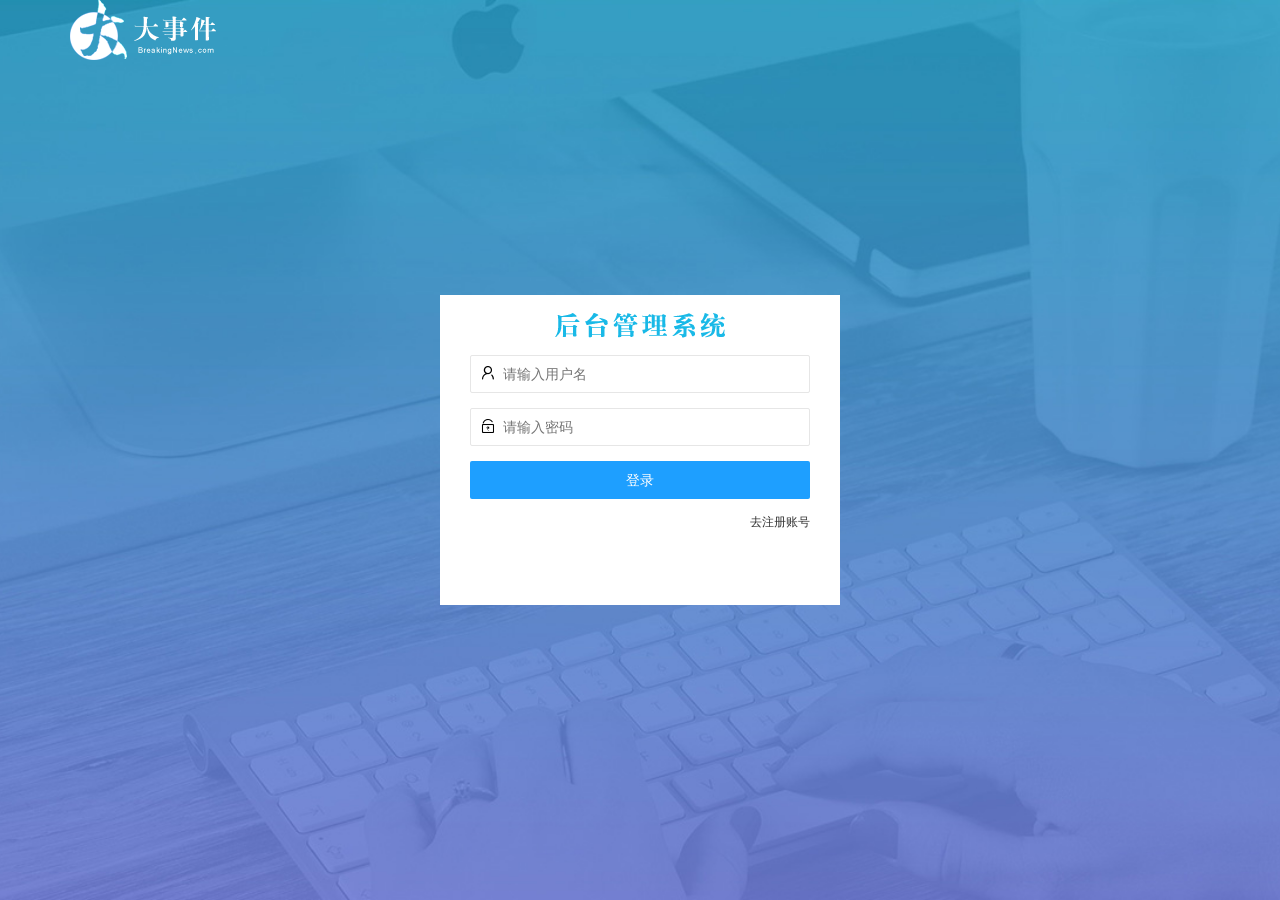
<file: login.html>
<!DOCTYPE html>
<html lang="en">

<head>
    <meta charset="UTF-8">
    <meta name="viewport" content="width=device-width, initial-scale=1.0">
    <title>大事件-登录/注册</title>
    <!-- 导入LayUI的样式 -->
    <link rel="stylesheet" href="/assets/lib/layui/css/layui.css">
    <!-- 导入自己的css -->
    <link rel="stylesheet" href="/assets/css/login.css">
</head>

<body>
    <!-- 头部的 Logo 区域 -->
    <div class="layui-main">
        <img src="/assets/images/logo.png" alt="" />
    </div>

    <!-- 登录注册区域 -->
    <div class="loginAndRegBox">
        <div class="title-box"></div>
        <!-- 登录 -->
        <div class="login-box">
            <!-- 登录的表单 -->
            <form class="layui-form" action="" id="form_login">
                <!-- 用户名 -->
                <div class="layui-form-item">
                    <i class="layui-icon layui-icon-username"></i>
                    <input type="text" name="username" required lay-verify="required" placeholder="请输入用户名"
                        autocomplete="off" class="layui-input" />
                </div>
                <!-- 密码 -->
                <div class="layui-form-item">
                    <i class="layui-icon layui-icon-password"></i>
                    <input type="password" name="password" required lay-verify="required|pwd" placeholder="请输入密码"
                        autocomplete="off" class="layui-input" />
                </div>
                <!-- 登录按钮 -->
                <div class="layui-form-item">
                    <!-- 注意：表单提交按钮和普通按钮的区别，就是 lay-submit 属性 -->
                    <button class="layui-btn layui-btn-fluid layui-btn-normal" lay-submit>登录</button>
                </div>
                <div class="layui-form-item links">
                    <a href="javascript:;" id="link_reg">去注册账号</a>
                </div>
            </form>
        </div>
        <!-- 注册 -->
        <div class="reg-box">
            <!-- 注册的表单 -->
            <form class="layui-form" action="" id="form_reg">
                <!-- 用户名 -->
                <div class="layui-form-item">
                    <i class="layui-icon layui-icon-username"></i>
                    <input type="text" name="username" required lay-verify="required" placeholder="请输入用户名"
                        autocomplete="off" class="layui-input" />
                </div>
                <!-- 密码 -->
                <div class="layui-form-item">
                    <i class="layui-icon layui-icon-password"></i>
                    <input type="password" name="password" required lay-verify="required|pwd" placeholder="请输入密码"
                        autocomplete="off" class="layui-input" />
                </div>
                <!-- 密码确认框 -->
                <div class="layui-form-item">
                    <i class="layui-icon layui-icon-password"></i>
                    <input type="password" name="repassword" required lay-verify="required|pwd|repwd" placeholder="再次确认密码"
                        autocomplete="off" class="layui-input" />
                </div>
                <!-- 注册按钮 -->
                <div class="layui-form-item">
                    <!-- 注意：表单提交按钮和普通按钮的区别，就是 lay-submit 属性 -->
                    <button class="layui-btn layui-btn-fluid layui-btn-normal" lay-submit>注册</button>
                </div>
                <div class="layui-form-item links">
                    <a href="javascript:;" id="link_login">去登录</a>
                </div>
            </form>
        </div>
    </div>
    <!-- 导入 layui 的 js 文件 -->
    <script src="/assets/lib/layui/layui.all.js"></script>
    <script src="/assets/lib/jquery.js"></script>
    <script src="/assets/js/baseAPI.js"></script>
    <script src="/assets/js/login.js"></script>
</body>

</html>
</file>
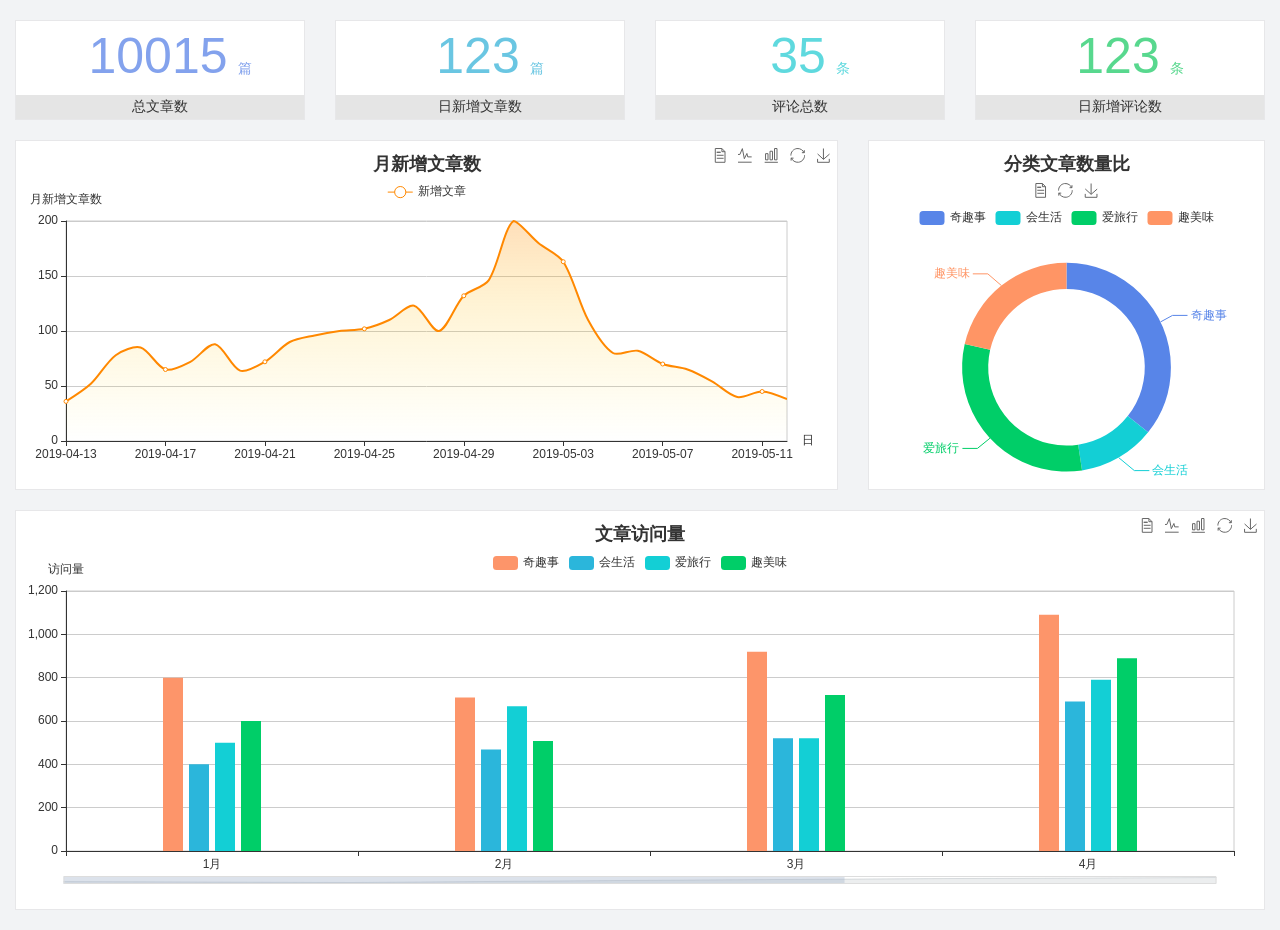
<file: home/dashboard.html>
<!DOCTYPE html>
<html lang="en">

<head>
  <meta charset="UTF-8">
  <meta name="viewport" content="width=device-width, initial-scale=1.0">
  <meta http-equiv="X-UA-Compatible" content="ie=edge">
  <title>图表统计</title>
  <link rel="stylesheet" href="../../assets/lib/bootstrap.css" />
  <link rel="stylesheet" href="../../assets/lib/main.css" />
  <script src="../../assets/lib/jquery.js"></script>
  <script type="text/javascript" src="../../assets/lib/echarts.min.js"></script>
</head>

<body>
  <div class="container-fluid">
    <div class="row spannel_list">
      <div class="col-sm-3 col-xs-6">
        <div class="spannel">
          <em>10015</em><span>篇</span>
          <b>总文章数</b>
        </div>
      </div>
      <div class="col-sm-3 col-xs-6">
        <div class="spannel scolor01">
          <em>123</em><span>篇</span>
          <b>日新增文章数</b>
        </div>
      </div>
      <div class="col-sm-3 col-xs-6">
        <div class="spannel scolor02">
          <em>35</em><span>条</span>
          <b>评论总数</b>
        </div>
      </div>
      <div class="col-sm-3 col-xs-6">
        <div class="spannel scolor03">
          <em>123</em><span>条</span>
          <b>日新增评论数</b>
        </div>
      </div>
    </div>
  </div>

  <div class="container-fluid">
    <div class="row curve-pie">
      <div class="col-lg-8 col-md-8">
        <div class="gragh_pannel" id="curve_show"></div>
      </div>
      <div class="col-lg-4 col-md-4">
        <div class="gragh_pannel" id="pie_show"></div>
      </div>
    </div>
  </div>

  <div class="container-fluid">
    <div class="column_pannel" id="column_show"></div>
  </div>

  <script>
    var oChart = echarts.init(document.getElementById('curve_show'));
    var aList_all = [
      { 'count': 36, 'date': '2019-04-13' },
      { 'count': 52, 'date': '2019-04-14' },
      { 'count': 78, 'date': '2019-04-15' },
      { 'count': 85, 'date': '2019-04-16' },
      { 'count': 65, 'date': '2019-04-17' },
      { 'count': 72, 'date': '2019-04-18' },
      { 'count': 88, 'date': '2019-04-19' },
      { 'count': 64, 'date': '2019-04-20' },
      { 'count': 72, 'date': '2019-04-21' },
      { 'count': 90, 'date': '2019-04-22' },
      { 'count': 96, 'date': '2019-04-23' },
      { 'count': 100, 'date': '2019-04-24' },
      { 'count': 102, 'date': '2019-04-25' },
      { 'count': 110, 'date': '2019-04-26' },
      { 'count': 123, 'date': '2019-04-27' },
      { 'count': 100, 'date': '2019-04-28' },
      { 'count': 132, 'date': '2019-04-29' },
      { 'count': 146, 'date': '2019-04-30' },
      { 'count': 200, 'date': '2019-05-01' },
      { 'count': 180, 'date': '2019-05-02' },
      { 'count': 163, 'date': '2019-05-03' },
      { 'count': 110, 'date': '2019-05-04' },
      { 'count': 80, 'date': '2019-05-05' },
      { 'count': 82, 'date': '2019-05-06' },
      { 'count': 70, 'date': '2019-05-07' },
      { 'count': 65, 'date': '2019-05-08' },
      { 'count': 54, 'date': '2019-05-09' },
      { 'count': 40, 'date': '2019-05-10' },
      { 'count': 45, 'date': '2019-05-11' },
      { 'count': 38, 'date': '2019-05-12' },
    ];

    let aCount = [];
    let aDate = [];

    for (var i = 0; i < aList_all.length; i++) {
      aCount.push(aList_all[i].count);
      aDate.push(aList_all[i].date);
    }

    var chartopt = {
      title: {
        text: '月新增文章数',
        left: 'center',
        top: '10'
      },
      tooltip: {
        trigger: 'axis'
      },
      legend: {
        data: ['新增文章'],
        top: '40'
      },
      toolbox: {
        show: true,
        feature: {
          mark: { show: true },
          dataView: { show: true, readOnly: false },
          magicType: { show: true, type: ['line', 'bar'] },
          restore: { show: true },
          saveAsImage: { show: true }
        }
      },
      calculable: true,
      xAxis: [
        {
          name: '日',
          type: 'category',
          boundaryGap: false,
          data: aDate
        }
      ],
      yAxis: [
        {
          name: '月新增文章数',
          type: 'value'
        }
      ],
      series: [
        {
          name: '新增文章',
          type: 'line',
          smooth: true,
          itemStyle: { normal: { areaStyle: { type: 'default' }, color: '#f80' }, lineStyle: { color: '#f80' } },
          data: aCount
        }],
      areaStyle: {
        normal: {
          color: new echarts.graphic.LinearGradient(0, 0, 0, 1, [{
            offset: 0,
            color: 'rgba(255,136,0,0.39)'
          }, {
            offset: .34,
            color: 'rgba(255,180,0,0.25)'
          }, {
            offset: 1,
            color: 'rgba(255,222,0,0.00)'
          }])

        }
      },
      grid: {
        show: true,
        x: 50,
        x2: 50,
        y: 80,
        height: 220
      }
    };

    oChart.setOption(chartopt);


    var oPie = echarts.init(document.getElementById('pie_show'));
    var oPieopt =
    {
      title: {
        top: 10,
        text: '分类文章数量比',
        x: 'center'
      },
      tooltip: {
        trigger: 'item',
        formatter: "{a} <br/>{b} : {c} ({d}%)"
      },
      color: ['#5885e8', '#13cfd5', '#00ce68', '#ff9565'],
      legend: {
        x: 'center',
        top: 65,
        data: ['奇趣事', '会生活', '爱旅行', '趣美味']
      },
      toolbox: {
        show: true,
        x: 'center',
        top: 35,
        feature: {
          mark: { show: true },
          dataView: { show: true, readOnly: false },
          magicType: {
            show: true,
            type: ['pie', 'funnel'],
            option: {
              funnel: {
                x: '25%',
                width: '50%',
                funnelAlign: 'left',
                max: 1548
              }
            }
          },
          restore: { show: true },
          saveAsImage: { show: true }
        }
      },
      calculable: true,
      series: [
        {
          name: '访问来源',
          type: 'pie',
          radius: ['45%', '60%'],
          center: ['50%', '65%'],
          data: [
            { value: 300, name: '奇趣事' },
            { value: 100, name: '会生活' },
            { value: 260, name: '爱旅行' },
            { value: 180, name: '趣美味' }
          ]
        }
      ]
    };
    oPie.setOption(oPieopt);



    var oColumn = this.echarts.init(document.getElementById('column_show'));
    var oColumnopt =
    {
      title: {
        text: '文章访问量',
        left: 'center',
        top: '10'
      },
      tooltip: {
        trigger: 'axis'
      },
      legend: {
        data: ['奇趣事', '会生活', '爱旅行', '趣美味'],
        top: '40'
      },
      toolbox: {
        show: true,
        feature: {
          mark: { show: true },
          dataView: { show: true, readOnly: false },
          magicType: { show: true, type: ['line', 'bar'] },
          restore: { show: true },
          saveAsImage: { show: true }
        }
      },
      calculable: true,
      xAxis: [
        {
          type: 'category',
          data: ['1月', '2月', '3月', '4月', '5月']
        }
      ],
      yAxis: [
        {
          name: '访问量',
          type: 'value'
        }
      ],
      series: [
        {
          name: '奇趣事',
          type: 'bar',
          barWidth: 20,
          itemStyle: {
            normal: { areaStyle: { type: 'default' }, color: '#fd956a' }
          },
          data: [800, 708, 920, 1090, 1200]
        },
        {
          name: '会生活',
          type: 'bar',
          barWidth: 20,
          itemStyle: {
            normal: { areaStyle: { type: 'default' }, color: '#2bb6db' }
          },
          data: [400, 468, 520, 690, 800]
        },
        {
          name: '爱旅行',
          type: 'bar',
          barWidth: 20,
          itemStyle: {
            normal: { areaStyle: { type: 'default' }, color: '#13cfd5' }
          },
          data: [500, 668, 520, 790, 900]
        },
        {
          name: '趣美味',
          type: 'bar',
          barWidth: 20,
          itemStyle: {
            normal: { areaStyle: { type: 'default' }, color: '#00ce68' }
          },
          data: [600, 508, 720, 890, 1000]
        }
      ],
      grid: {
        show: true,
        x: 50,
        x2: 30,
        y: 80,
        height: 260
      },
      dataZoom: [//给x轴设置滚动条
        {
          start: 0,//默认为0
          end: 100 - 1000 / 31,//默认为100
          type: 'slider',
          show: true,
          xAxisIndex: [0],
          handleSize: 0,//滑动条的 左右2个滑动条的大小
          height: 8,//组件高度
          left: 45, //左边的距离
          right: 50,//右边的距离
          bottom: 26,//右边的距离
          handleColor: '#ddd',//h滑动图标的颜色
          handleStyle: {
            borderColor: "#cacaca",
            borderWidth: "1",
            shadowBlur: 2,
            background: "#ddd",
            shadowColor: "#ddd",
          }
        }]
    };
    oColumn.setOption(oColumnopt);
  </script>
</body>

</html>
</file>
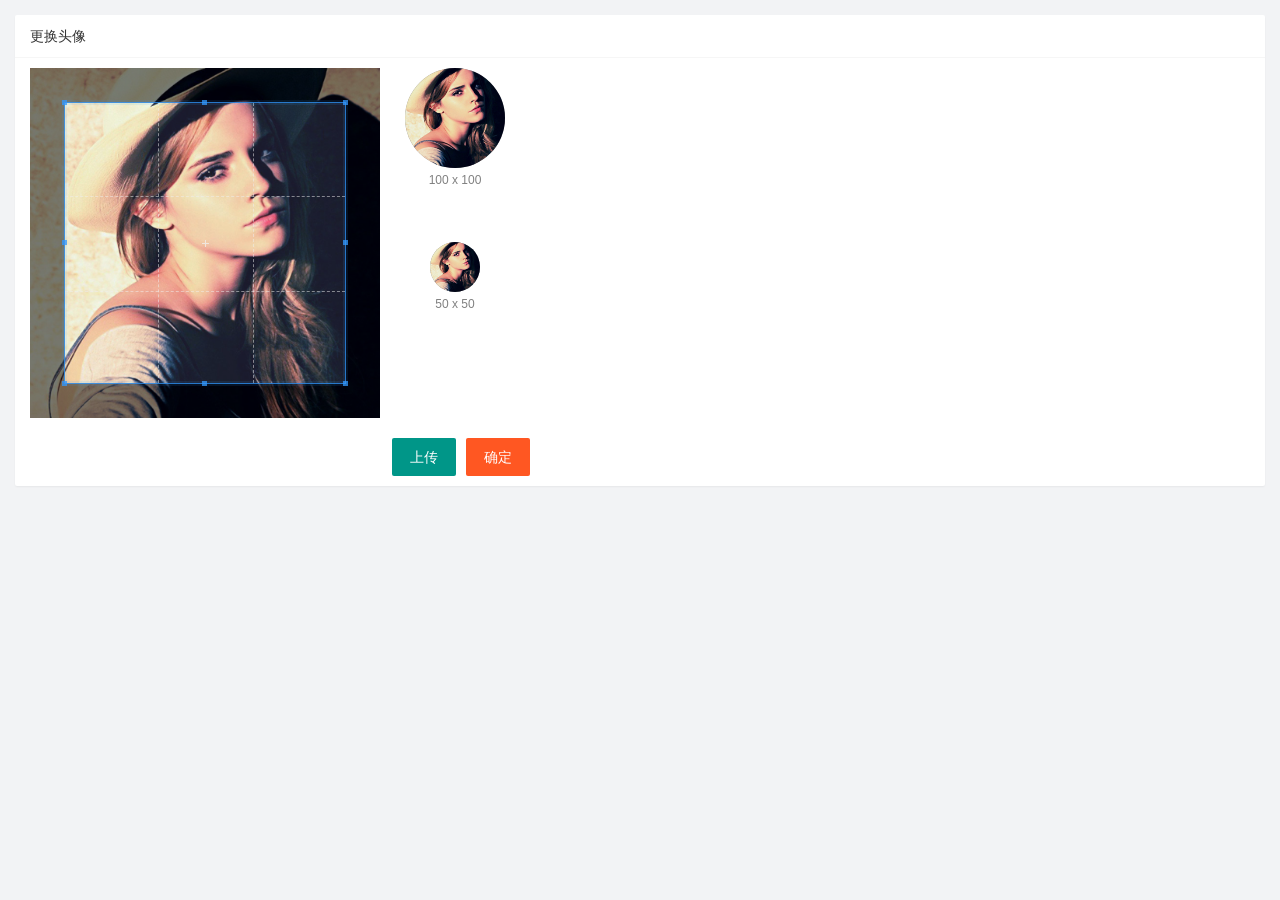
<file: user/user_avatar.html>
<!DOCTYPE html>
<html lang="en">

<head>
    <meta charset="UTF-8" />
    <meta name="viewport" content="width=device-width, initial-scale=1.0" />
    <title>Document</title>
    <link rel="stylesheet" href="/assets/lib/layui/css/layui.css" />
    <link rel="stylesheet" href="/assets/lib/cropper/cropper.css">
    <link rel="stylesheet" href="/assets/css/user/user_avatar.css" />
</head>

<body>
    <!-- 卡片区域 -->
    <div class="layui-card">
        <div class="layui-card-header">更换头像</div>
        <div class="layui-card-body">
            <!-- 第一行的图片裁剪和预览区域 -->
            <div class="row1">
                <!-- 图片裁剪区域 -->
                <div class="cropper-box">
                    <!-- 这个 img 标签很重要，将来会把它初始化为裁剪区域 -->
                    <img id="image" src="/assets/images/sample.jpg" />
                </div>
                <!-- 图片的预览区域 -->
                <div class="preview-box">
                    <div>
                        <!-- 宽高为 100px 的预览区域 -->
                        <div class="img-preview w100"></div>
                        <p class="size">100 x 100</p>
                    </div>
                    <div>
                        <!-- 宽高为 50px 的预览区域 -->
                        <div class="img-preview w50"></div>
                        <p class="size">50 x 50</p>
                    </div>
                </div>
            </div>

            <!-- 第二行的按钮区域 -->
            <div class="row2">
                <!-- 通过accept属性，可以指定允许用户选择什么类型的文件 -->
                <input type="file" name="" id="file" accept="image/png, image/jpeg">
                <button type="button" class="layui-btn" id="btnChooseImg">上传</button>
                <button type="button" class="layui-btn layui-btn-danger" id="btnUpload">确定</button>
            </div>
        </div>
    </div>

    <script src="/assets/lib/layui/layui.all.js"></script>
    <script src="/assets/lib/jquery.js"></script>
    <script src="/assets/lib/cropper/Cropper.js"></script>
    <script src="/assets/lib/cropper/jquery-cropper.js"></script>
    <script src="/assets/js/baseAPI.js"></script>
    <script src="/assets/js/user/user_avatar.js"></script>
</body>

</html>
</file>
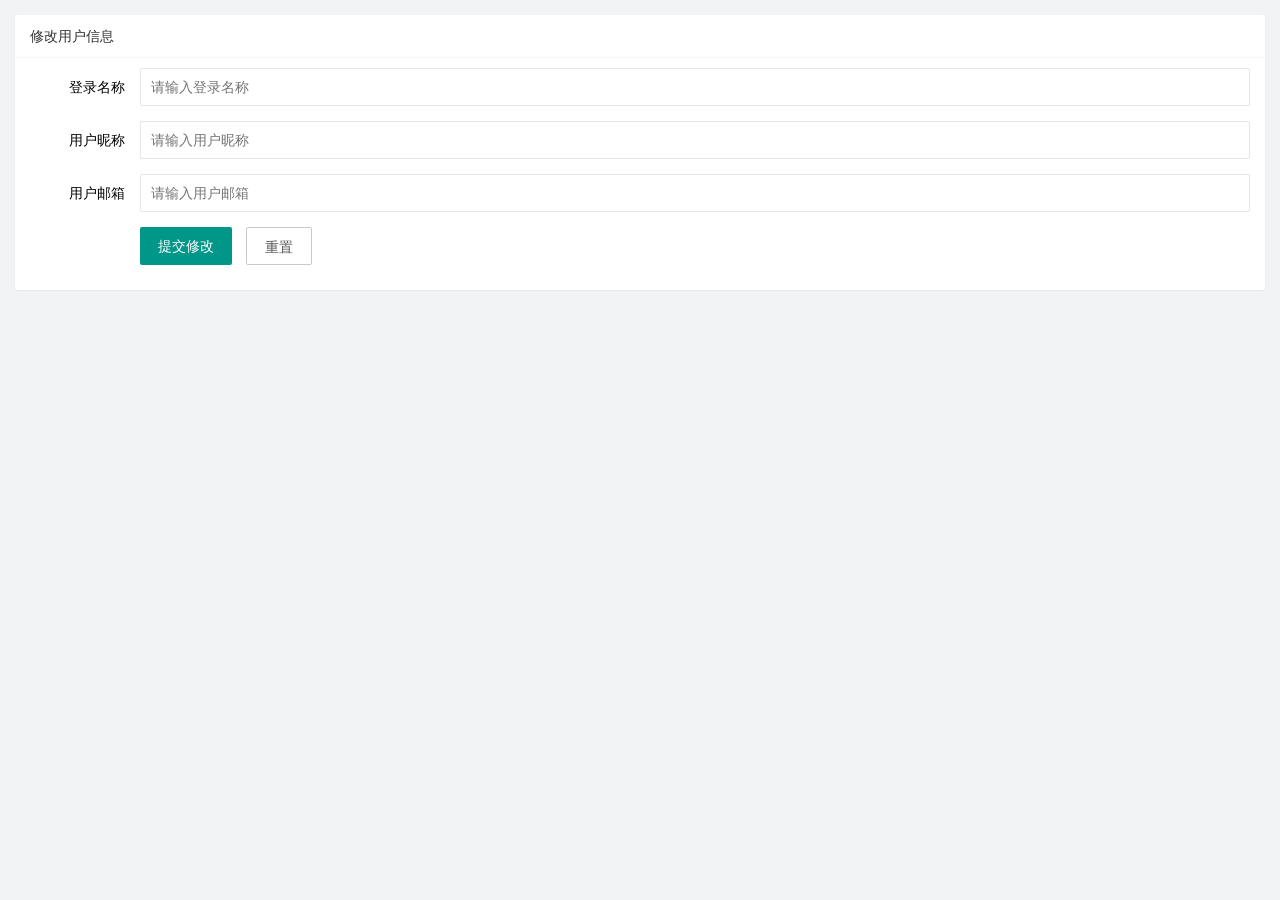
<file: user/user_info.html>
<!DOCTYPE html>
<html lang="en">

<head>
    <meta charset="UTF-8">
    <meta name="viewport" content="width=device-width, initial-scale=1.0">
    <title>Document</title>
    <!-- 导入layui的样式 -->
    <link rel="stylesheet" href="/assets/lib/layui/css/layui.css">
    <!-- 导入自己的css样式 -->
    <link rel="stylesheet" href="/assets/css/user/user_info.css">
</head>

<body>
    <!-- 卡片区域 -->
    <div class="layui-card">
        <div class="layui-card-header">修改用户信息</div>
        <div class="layui-card-body">
            <!-- form 表单区域 -->
            <form class="layui-form" action="" lay-filter="formUserInfo">
                <input type="hidden" name="id" id="">
                <div class="layui-form-item">
                    <label class="layui-form-label">登录名称</label>
                    <div class="layui-input-block">
                        <input type="text" name="username" required lay-verify="required" placeholder="请输入登录名称"
                            autocomplete="off" class="layui-input" readonly />
                    </div>
                </div>
                <div class="layui-form-item">
                    <label class="layui-form-label">用户昵称</label>
                    <div class="layui-input-block">
                        <input type="text" name="nickname" required lay-verify="required|nickname" placeholder="请输入用户昵称"
                            autocomplete="off" class="layui-input" />
                    </div>
                </div>
                <div class="layui-form-item">
                    <label class="layui-form-label">用户邮箱</label>
                    <div class="layui-input-block">
                        <input type="text" name="email" required lay-verify="required|email" placeholder="请输入用户邮箱"
                            autocomplete="off" class="layui-input" />
                    </div>
                </div>
                <div class="layui-form-item">
                    <div class="layui-input-block">
                        <button class="layui-btn" lay-submit lay-filter="formDemo">提交修改</button>
                        <button type="reset" class="layui-btn layui-btn-primary" id="btnReset">重置</button>
                    </div>
                </div>
            </form>
        </div>
    </div>

    <!-- 导入layui的js -->
    <script src="/assets/lib/layui/layui.all.js"></script>
    <!-- 导入jq -->
    <script src="/assets/lib/jquery.js"></script>
    <!-- 导入baseAPI -->
    <script src="/assets/js/baseAPI.js"></script>
    <!-- 导入自己的js -->
    <script src="/assets/js/user/user_info.js"></script>
</body>

</html>
</file>
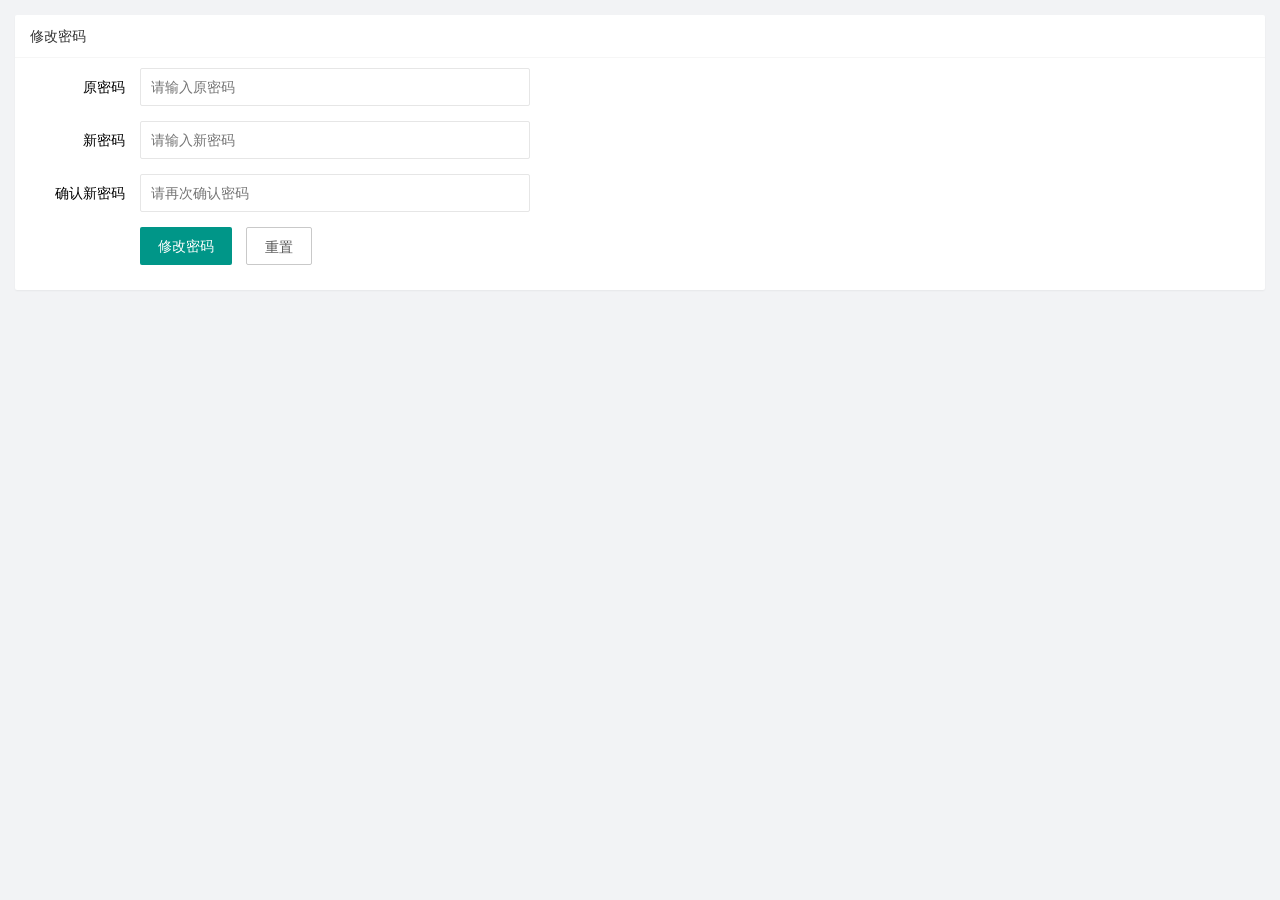
<file: user/user_pwd.html>
<!DOCTYPE html>
<html lang="en">

<head>
    <meta charset="UTF-8" />
    <meta name="viewport" content="width=device-width, initial-scale=1.0" />
    <title>Document</title>
    <link rel="stylesheet" href="/assets/lib/layui/css/layui.css" />
    <link rel="stylesheet" href="/assets/css/user/user_pwd.css" />
</head>

<body>
    <!-- 卡片区域 -->
    <div class="layui-card">
        <div class="layui-card-header">修改密码</div>
        <div class="layui-card-body">
            <form class="layui-form">
                <div class="layui-form-item">
                    <label class="layui-form-label">原密码</label>
                    <div class="layui-input-block">
                        <input type="password" name="oldPwd" required lay-verify="required|pwd" placeholder="请输入原密码"
                            autocomplete="off" class="layui-input" />
                    </div>
                </div>
                <div class="layui-form-item">
                    <label class="layui-form-label">新密码</label>
                    <div class="layui-input-block">
                        <input type="password" name="newPwd" required lay-verify="required|samePwd" placeholder="请输入新密码"
                            autocomplete="off" class="layui-input" />
                    </div>
                </div>
                <div class="layui-form-item">
                    <label class="layui-form-label">确认新密码</label>
                    <div class="layui-input-block">
                        <input type="password" name="rePwd" required lay-verify="required|rePwd" placeholder="请再次确认密码"
                            autocomplete="off" class="layui-input" />
                    </div>
                </div>
                <div class="layui-form-item">
                    <div class="layui-input-block">
                        <button class="layui-btn" lay-submit lay-filter="formDemo">修改密码</button>
                        <button type="reset" class="layui-btn layui-btn-primary">重置</button>
                    </div>
                </div>
            </form>
        </div>
    </div>

    <!-- 导入 layui 的 js -->
    <script src="/assets/lib/layui/layui.all.js"></script>
    <!-- 导入 jQuery -->
    <script src="/assets/lib/jquery.js"></script>
    <!-- 导入 baseAPI -->
    <script src="/assets/js/baseAPI.js"></script>
    <!-- 导入自己的 js -->
    <script src="/assets/js/user/user_pwd.js"></script>
</body>

</html>
</file>
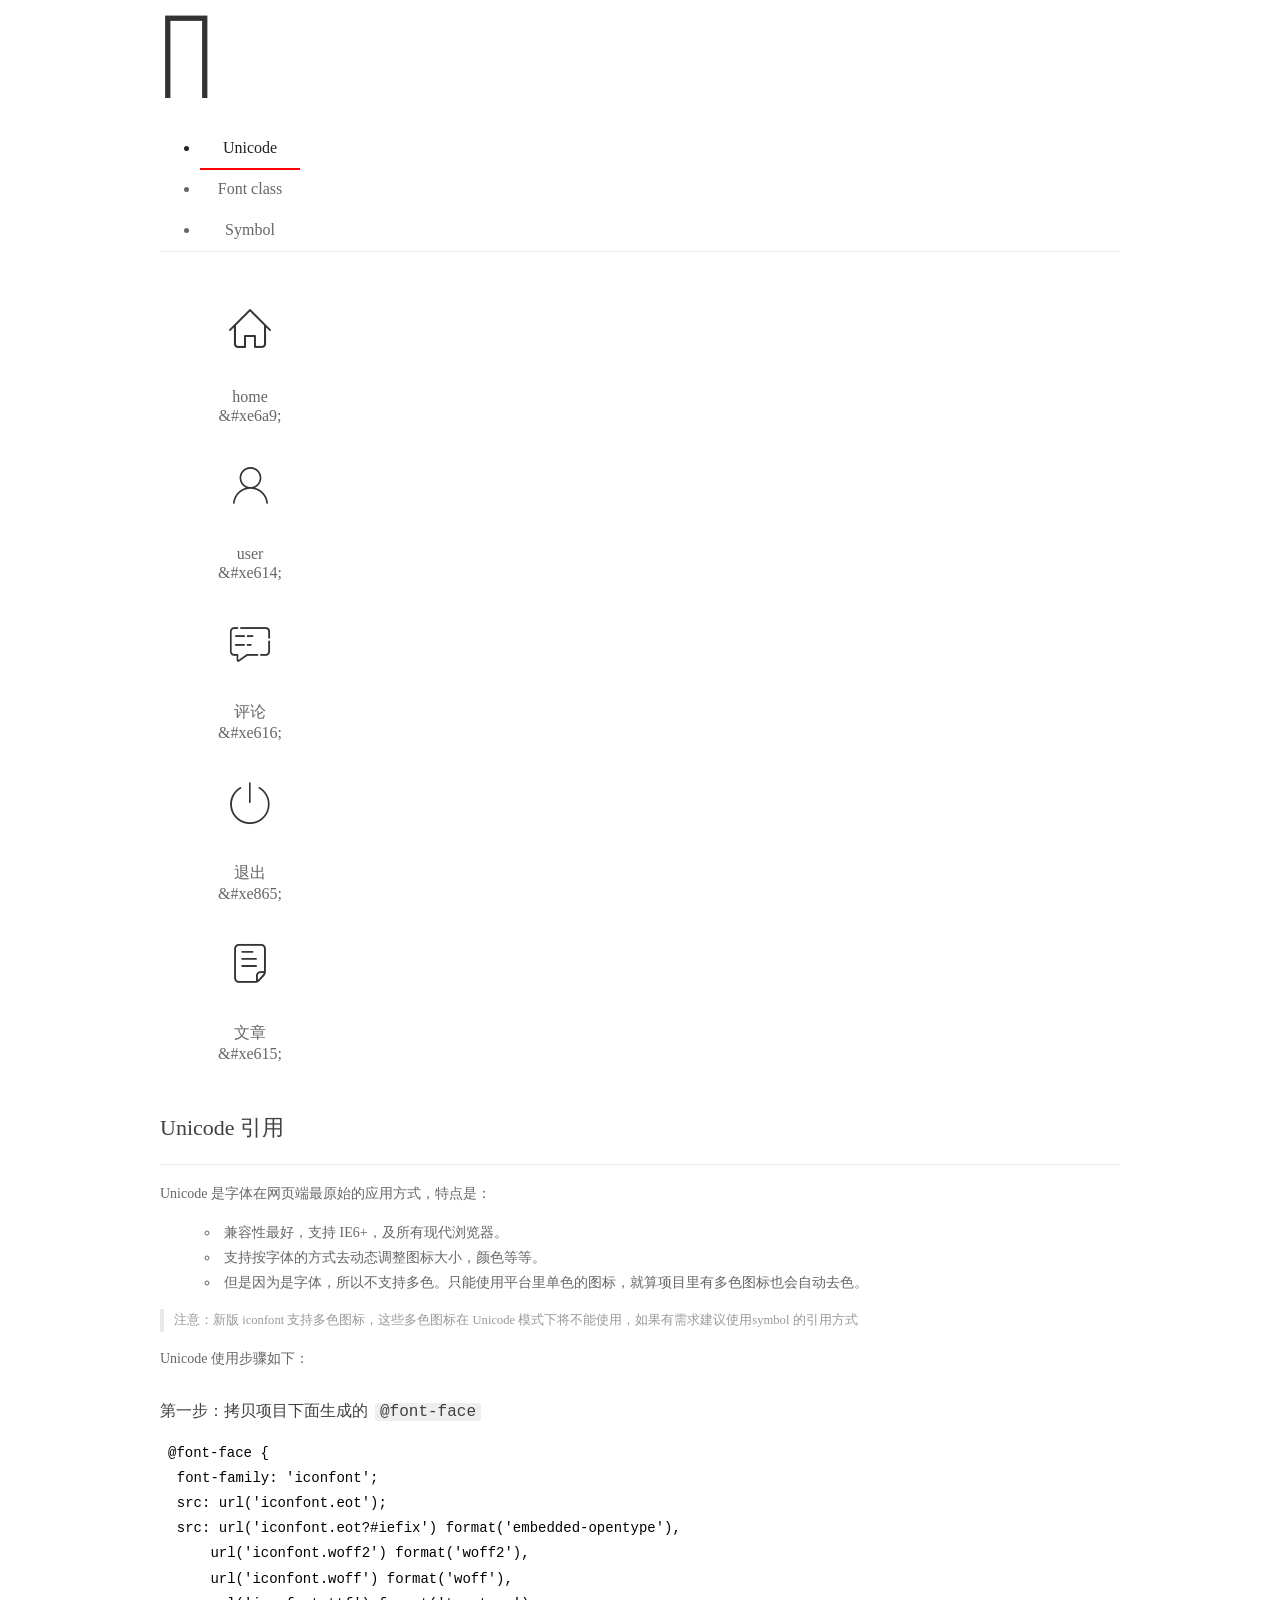
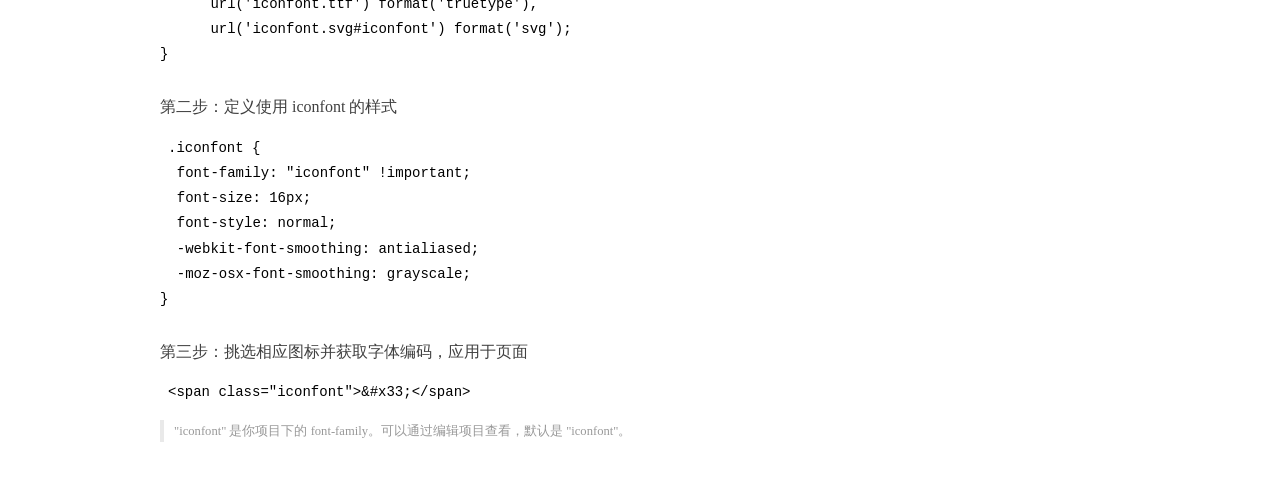
<file: assets/fonts/demo_index.html>
<!DOCTYPE html>
<html>
<head>
  <meta charset="utf-8"/>
  <title>IconFont Demo</title>
  <link rel="shortcut icon" href="https://gtms04.alicdn.com/tps/i4/TB1_oz6GVXXXXaFXpXXJDFnIXXX-64-64.ico" type="image/x-icon"/>
  <link rel="stylesheet" href="https://g.alicdn.com/thx/cube/1.3.2/cube.min.css">
  <link rel="stylesheet" href="demo.css">
  <link rel="stylesheet" href="iconfont.css">
  <script src="iconfont.js"></script>
  <!-- jQuery -->
  <script src="https://a1.alicdn.com/oss/uploads/2018/12/26/7bfddb60-08e8-11e9-9b04-53e73bb6408b.js"></script>
  <!-- 代码高亮 -->
  <script src="https://a1.alicdn.com/oss/uploads/2018/12/26/a3f714d0-08e6-11e9-8a15-ebf944d7534c.js"></script>
</head>
<body>
  <div class="main">
    <h1 class="logo"><a href="https://www.iconfont.cn/" title="iconfont 首页" target="_blank">&#xe86b;</a></h1>
    <div class="nav-tabs">
      <ul id="tabs" class="dib-box">
        <li class="dib active"><span>Unicode</span></li>
        <li class="dib"><span>Font class</span></li>
        <li class="dib"><span>Symbol</span></li>
      </ul>
      
    </div>
    <div class="tab-container">
      <div class="content unicode" style="display: block;">
          <ul class="icon_lists dib-box">
          
            <li class="dib">
              <span class="icon iconfont">&#xe6a9;</span>
                <div class="name">home</div>
                <div class="code-name">&amp;#xe6a9;</div>
              </li>
          
            <li class="dib">
              <span class="icon iconfont">&#xe614;</span>
                <div class="name">user</div>
                <div class="code-name">&amp;#xe614;</div>
              </li>
          
            <li class="dib">
              <span class="icon iconfont">&#xe616;</span>
                <div class="name">评论</div>
                <div class="code-name">&amp;#xe616;</div>
              </li>
          
            <li class="dib">
              <span class="icon iconfont">&#xe865;</span>
                <div class="name">退出</div>
                <div class="code-name">&amp;#xe865;</div>
              </li>
          
            <li class="dib">
              <span class="icon iconfont">&#xe615;</span>
                <div class="name">文章</div>
                <div class="code-name">&amp;#xe615;</div>
              </li>
          
          </ul>
          <div class="article markdown">
          <h2 id="unicode-">Unicode 引用</h2>
          <hr>

          <p>Unicode 是字体在网页端最原始的应用方式，特点是：</p>
          <ul>
            <li>兼容性最好，支持 IE6+，及所有现代浏览器。</li>
            <li>支持按字体的方式去动态调整图标大小，颜色等等。</li>
            <li>但是因为是字体，所以不支持多色。只能使用平台里单色的图标，就算项目里有多色图标也会自动去色。</li>
          </ul>
          <blockquote>
            <p>注意：新版 iconfont 支持多色图标，这些多色图标在 Unicode 模式下将不能使用，如果有需求建议使用symbol 的引用方式</p>
          </blockquote>
          <p>Unicode 使用步骤如下：</p>
          <h3 id="-font-face">第一步：拷贝项目下面生成的 <code>@font-face</code></h3>
<pre><code class="language-css"
>@font-face {
  font-family: 'iconfont';
  src: url('iconfont.eot');
  src: url('iconfont.eot?#iefix') format('embedded-opentype'),
      url('iconfont.woff2') format('woff2'),
      url('iconfont.woff') format('woff'),
      url('iconfont.ttf') format('truetype'),
      url('iconfont.svg#iconfont') format('svg');
}
</code></pre>
          <h3 id="-iconfont-">第二步：定义使用 iconfont 的样式</h3>
<pre><code class="language-css"
>.iconfont {
  font-family: "iconfont" !important;
  font-size: 16px;
  font-style: normal;
  -webkit-font-smoothing: antialiased;
  -moz-osx-font-smoothing: grayscale;
}
</code></pre>
          <h3 id="-">第三步：挑选相应图标并获取字体编码，应用于页面</h3>
<pre>
<code class="language-html"
>&lt;span class="iconfont"&gt;&amp;#x33;&lt;/span&gt;
</code></pre>
          <blockquote>
            <p>"iconfont" 是你项目下的 font-family。可以通过编辑项目查看，默认是 "iconfont"。</p>
          </blockquote>
          </div>
      </div>
      <div class="content font-class">
        <ul class="icon_lists dib-box">
          
          <li class="dib">
            <span class="icon iconfont icon-home"></span>
            <div class="name">
              home
            </div>
            <div class="code-name">.icon-home
            </div>
          </li>
          
          <li class="dib">
            <span class="icon iconfont icon-user"></span>
            <div class="name">
              user
            </div>
            <div class="code-name">.icon-user
            </div>
          </li>
          
          <li class="dib">
            <span class="icon iconfont icon-pinglun"></span>
            <div class="name">
              评论
            </div>
            <div class="code-name">.icon-pinglun
            </div>
          </li>
          
          <li class="dib">
            <span class="icon iconfont icon-tuichu"></span>
            <div class="name">
              退出
            </div>
            <div class="code-name">.icon-tuichu
            </div>
          </li>
          
          <li class="dib">
            <span class="icon iconfont icon-16"></span>
            <div class="name">
              文章
            </div>
            <div class="code-name">.icon-16
            </div>
          </li>
          
        </ul>
        <div class="article markdown">
        <h2 id="font-class-">font-class 引用</h2>
        <hr>

        <p>font-class 是 Unicode 使用方式的一种变种，主要是解决 Unicode 书写不直观，语意不明确的问题。</p>
        <p>与 Unicode 使用方式相比，具有如下特点：</p>
        <ul>
          <li>兼容性良好，支持 IE8+，及所有现代浏览器。</li>
          <li>相比于 Unicode 语意明确，书写更直观。可以很容易分辨这个 icon 是什么。</li>
          <li>因为使用 class 来定义图标，所以当要替换图标时，只需要修改 class 里面的 Unicode 引用。</li>
          <li>不过因为本质上还是使用的字体，所以多色图标还是不支持的。</li>
        </ul>
        <p>使用步骤如下：</p>
        <h3 id="-fontclass-">第一步：引入项目下面生成的 fontclass 代码：</h3>
<pre><code class="language-html">&lt;link rel="stylesheet" href="./iconfont.css"&gt;
</code></pre>
        <h3 id="-">第二步：挑选相应图标并获取类名，应用于页面：</h3>
<pre><code class="language-html">&lt;span class="iconfont icon-xxx"&gt;&lt;/span&gt;
</code></pre>
        <blockquote>
          <p>"
            iconfont" 是你项目下的 font-family。可以通过编辑项目查看，默认是 "iconfont"。</p>
        </blockquote>
      </div>
      </div>
      <div class="content symbol">
          <ul class="icon_lists dib-box">
          
            <li class="dib">
                <svg class="icon svg-icon" aria-hidden="true">
                  <use xlink:href="#icon-home"></use>
                </svg>
                <div class="name">home</div>
                <div class="code-name">#icon-home</div>
            </li>
          
            <li class="dib">
                <svg class="icon svg-icon" aria-hidden="true">
                  <use xlink:href="#icon-user"></use>
                </svg>
                <div class="name">user</div>
                <div class="code-name">#icon-user</div>
            </li>
          
            <li class="dib">
                <svg class="icon svg-icon" aria-hidden="true">
                  <use xlink:href="#icon-pinglun"></use>
                </svg>
                <div class="name">评论</div>
                <div class="code-name">#icon-pinglun</div>
            </li>
          
            <li class="dib">
                <svg class="icon svg-icon" aria-hidden="true">
                  <use xlink:href="#icon-tuichu"></use>
                </svg>
                <div class="name">退出</div>
                <div class="code-name">#icon-tuichu</div>
            </li>
          
            <li class="dib">
                <svg class="icon svg-icon" aria-hidden="true">
                  <use xlink:href="#icon-16"></use>
                </svg>
                <div class="name">文章</div>
                <div class="code-name">#icon-16</div>
            </li>
          
          </ul>
          <div class="article markdown">
          <h2 id="symbol-">Symbol 引用</h2>
          <hr>

          <p>这是一种全新的使用方式，应该说这才是未来的主流，也是平台目前推荐的用法。相关介绍可以参考这篇<a href="">文章</a>
            这种用法其实是做了一个 SVG 的集合，与另外两种相比具有如下特点：</p>
          <ul>
            <li>支持多色图标了，不再受单色限制。</li>
            <li>通过一些技巧，支持像字体那样，通过 <code>font-size</code>, <code>color</code> 来调整样式。</li>
            <li>兼容性较差，支持 IE9+，及现代浏览器。</li>
            <li>浏览器渲染 SVG 的性能一般，还不如 png。</li>
          </ul>
          <p>使用步骤如下：</p>
          <h3 id="-symbol-">第一步：引入项目下面生成的 symbol 代码：</h3>
<pre><code class="language-html">&lt;script src="./iconfont.js"&gt;&lt;/script&gt;
</code></pre>
          <h3 id="-css-">第二步：加入通用 CSS 代码（引入一次就行）：</h3>
<pre><code class="language-html">&lt;style&gt;
.icon {
  width: 1em;
  height: 1em;
  vertical-align: -0.15em;
  fill: currentColor;
  overflow: hidden;
}
&lt;/style&gt;
</code></pre>
          <h3 id="-">第三步：挑选相应图标并获取类名，应用于页面：</h3>
<pre><code class="language-html">&lt;svg class="icon" aria-hidden="true"&gt;
  &lt;use xlink:href="#icon-xxx"&gt;&lt;/use&gt;
&lt;/svg&gt;
</code></pre>
          </div>
      </div>

    </div>
  </div>
  <script>
  $(document).ready(function () {
      $('.tab-container .content:first').show()

      $('#tabs li').click(function (e) {
        var tabContent = $('.tab-container .content')
        var index = $(this).index()

        if ($(this).hasClass('active')) {
          return
        } else {
          $('#tabs li').removeClass('active')
          $(this).addClass('active')

          tabContent.hide().eq(index).fadeIn()
        }
      })
    })
  </script>
</body>
</html>
</file>
<file: assets/lib/layui/css/layui.css>
/** layui-v2.5.5 MIT License By https://www.layui.com */
 .layui-inline,img{display:inline-block;vertical-align:middle}h1,h2,h3,h4,h5,h6{font-weight:400}.layui-edge,.layui-header,.layui-inline,.layui-main{position:relative}.layui-body,.layui-edge,.layui-elip{overflow:hidden}.layui-btn,.layui-edge,.layui-inline,img{vertical-align:middle}.layui-btn,.layui-disabled,.layui-icon,.layui-unselect{-moz-user-select:none;-webkit-user-select:none;-ms-user-select:none}.layui-elip,.layui-form-checkbox span,.layui-form-pane .layui-form-label{text-overflow:ellipsis;white-space:nowrap}.layui-breadcrumb,.layui-tree-btnGroup{visibility:hidden}blockquote,body,button,dd,div,dl,dt,form,h1,h2,h3,h4,h5,h6,input,li,ol,p,pre,td,textarea,th,ul{margin:0;padding:0;-webkit-tap-highlight-color:rgba(0,0,0,0)}a:active,a:hover{outline:0}img{border:none}li{list-style:none}table{border-collapse:collapse;border-spacing:0}h4,h5,h6{font-size:100%}button,input,optgroup,option,select,textarea{font-family:inherit;font-size:inherit;font-style:inherit;font-weight:inherit;outline:0}pre{white-space:pre-wrap;white-space:-moz-pre-wrap;white-space:-pre-wrap;white-space:-o-pre-wrap;word-wrap:break-word}body{line-height:24px;font:14px Helvetica Neue,Helvetica,PingFang SC,Tahoma,Arial,sans-serif}hr{height:1px;margin:10px 0;border:0;clear:both}a{color:#333;text-decoration:none}a:hover{color:#777}a cite{font-style:normal;*cursor:pointer}.layui-border-box,.layui-border-box *{box-sizing:border-box}.layui-box,.layui-box *{box-sizing:content-box}.layui-clear{clear:both;*zoom:1}.layui-clear:after{content:'\20';clear:both;*zoom:1;display:block;height:0}.layui-inline{*display:inline;*zoom:1}.layui-edge{display:inline-block;width:0;height:0;border-width:6px;border-style:dashed;border-color:transparent}.layui-edge-top{top:-4px;border-bottom-color:#999;border-bottom-style:solid}.layui-edge-right{border-left-color:#999;border-left-style:solid}.layui-edge-bottom{top:2px;border-top-color:#999;border-top-style:solid}.layui-edge-left{border-right-color:#999;border-right-style:solid}.layui-disabled,.layui-disabled:hover{color:#d2d2d2!important;cursor:not-allowed!important}.layui-circle{border-radius:100%}.layui-show{display:block!important}.layui-hide{display:none!important}@font-face{font-family:layui-icon;src:url(../font/iconfont.eot?v=250);src:url(../font/iconfont.eot?v=250#iefix) format('embedded-opentype'),url(../font/iconfont.woff2?v=250) format('woff2'),url(../font/iconfont.woff?v=250) format('woff'),url(../font/iconfont.ttf?v=250) format('truetype'),url(../font/iconfont.svg?v=250#layui-icon) format('svg')}.layui-icon{font-family:layui-icon!important;font-size:16px;font-style:normal;-webkit-font-smoothing:antialiased;-moz-osx-font-smoothing:grayscale}.layui-icon-reply-fill:before{content:"\e611"}.layui-icon-set-fill:before{content:"\e614"}.layui-icon-menu-fill:before{content:"\e60f"}.layui-icon-search:before{content:"\e615"}.layui-icon-share:before{content:"\e641"}.layui-icon-set-sm:before{content:"\e620"}.layui-icon-engine:before{content:"\e628"}.layui-icon-close:before{content:"\1006"}.layui-icon-close-fill:before{content:"\1007"}.layui-icon-chart-screen:before{content:"\e629"}.layui-icon-star:before{content:"\e600"}.layui-icon-circle-dot:before{content:"\e617"}.layui-icon-chat:before{content:"\e606"}.layui-icon-release:before{content:"\e609"}.layui-icon-list:before{content:"\e60a"}.layui-icon-chart:before{content:"\e62c"}.layui-icon-ok-circle:before{content:"\1005"}.layui-icon-layim-theme:before{content:"\e61b"}.layui-icon-table:before{content:"\e62d"}.layui-icon-right:before{content:"\e602"}.layui-icon-left:before{content:"\e603"}.layui-icon-cart-simple:before{content:"\e698"}.layui-icon-face-cry:before{content:"\e69c"}.layui-icon-face-smile:before{content:"\e6af"}.layui-icon-survey:before{content:"\e6b2"}.layui-icon-tree:before{content:"\e62e"}.layui-icon-upload-circle:before{content:"\e62f"}.layui-icon-add-circle:before{content:"\e61f"}.layui-icon-download-circle:before{content:"\e601"}.layui-icon-templeate-1:before{content:"\e630"}.layui-icon-util:before{content:"\e631"}.layui-icon-face-surprised:before{content:"\e664"}.layui-icon-edit:before{content:"\e642"}.layui-icon-speaker:before{content:"\e645"}.layui-icon-down:before{content:"\e61a"}.layui-icon-file:before{content:"\e621"}.layui-icon-layouts:before{content:"\e632"}.layui-icon-rate-half:before{content:"\e6c9"}.layui-icon-add-circle-fine:before{content:"\e608"}.layui-icon-prev-circle:before{content:"\e633"}.layui-icon-read:before{content:"\e705"}.layui-icon-404:before{content:"\e61c"}.layui-icon-carousel:before{content:"\e634"}.layui-icon-help:before{content:"\e607"}.layui-icon-code-circle:before{content:"\e635"}.layui-icon-water:before{content:"\e636"}.layui-icon-username:before{content:"\e66f"}.layui-icon-find-fill:before{content:"\e670"}.layui-icon-about:before{content:"\e60b"}.layui-icon-location:before{content:"\e715"}.layui-icon-up:before{content:"\e619"}.layui-icon-pause:before{content:"\e651"}.layui-icon-date:before{content:"\e637"}.layui-icon-layim-uploadfile:before{content:"\e61d"}.layui-icon-delete:before{content:"\e640"}.layui-icon-play:before{content:"\e652"}.layui-icon-top:before{content:"\e604"}.layui-icon-friends:before{content:"\e612"}.layui-icon-refresh-3:before{content:"\e9aa"}.layui-icon-ok:before{content:"\e605"}.layui-icon-layer:before{content:"\e638"}.layui-icon-face-smile-fine:before{content:"\e60c"}.layui-icon-dollar:before{content:"\e659"}.layui-icon-group:before{content:"\e613"}.layui-icon-layim-download:before{content:"\e61e"}.layui-icon-picture-fine:before{content:"\e60d"}.layui-icon-link:before{content:"\e64c"}.layui-icon-diamond:before{content:"\e735"}.layui-icon-log:before{content:"\e60e"}.layui-icon-rate-solid:before{content:"\e67a"}.layui-icon-fonts-del:before{content:"\e64f"}.layui-icon-unlink:before{content:"\e64d"}.layui-icon-fonts-clear:before{content:"\e639"}.layui-icon-triangle-r:before{content:"\e623"}.layui-icon-circle:before{content:"\e63f"}.layui-icon-radio:before{content:"\e643"}.layui-icon-align-center:before{content:"\e647"}.layui-icon-align-right:before{content:"\e648"}.layui-icon-align-left:before{content:"\e649"}.layui-icon-loading-1:before{content:"\e63e"}.layui-icon-return:before{content:"\e65c"}.layui-icon-fonts-strong:before{content:"\e62b"}.layui-icon-upload:before{content:"\e67c"}.layui-icon-dialogue:before{content:"\e63a"}.layui-icon-video:before{content:"\e6ed"}.layui-icon-headset:before{content:"\e6fc"}.layui-icon-cellphone-fine:before{content:"\e63b"}.layui-icon-add-1:before{content:"\e654"}.layui-icon-face-smile-b:before{content:"\e650"}.layui-icon-fonts-html:before{content:"\e64b"}.layui-icon-form:before{content:"\e63c"}.layui-icon-cart:before{content:"\e657"}.layui-icon-camera-fill:before{content:"\e65d"}.layui-icon-tabs:before{content:"\e62a"}.layui-icon-fonts-code:before{content:"\e64e"}.layui-icon-fire:before{content:"\e756"}.layui-icon-set:before{content:"\e716"}.layui-icon-fonts-u:before{content:"\e646"}.layui-icon-triangle-d:before{content:"\e625"}.layui-icon-tips:before{content:"\e702"}.layui-icon-picture:before{content:"\e64a"}.layui-icon-more-vertical:before{content:"\e671"}.layui-icon-flag:before{content:"\e66c"}.layui-icon-loading:before{content:"\e63d"}.layui-icon-fonts-i:before{content:"\e644"}.layui-icon-refresh-1:before{content:"\e666"}.layui-icon-rmb:before{content:"\e65e"}.layui-icon-home:before{content:"\e68e"}.layui-icon-user:before{content:"\e770"}.layui-icon-notice:before{content:"\e667"}.layui-icon-login-weibo:before{content:"\e675"}.layui-icon-voice:before{content:"\e688"}.layui-icon-upload-drag:before{content:"\e681"}.layui-icon-login-qq:before{content:"\e676"}.layui-icon-snowflake:before{content:"\e6b1"}.layui-icon-file-b:before{content:"\e655"}.layui-icon-template:before{content:"\e663"}.layui-icon-auz:before{content:"\e672"}.layui-icon-console:before{content:"\e665"}.layui-icon-app:before{content:"\e653"}.layui-icon-prev:before{content:"\e65a"}.layui-icon-website:before{content:"\e7ae"}.layui-icon-next:before{content:"\e65b"}.layui-icon-component:before{content:"\e857"}.layui-icon-more:before{content:"\e65f"}.layui-icon-login-wechat:before{content:"\e677"}.layui-icon-shrink-right:before{content:"\e668"}.layui-icon-spread-left:before{content:"\e66b"}.layui-icon-camera:before{content:"\e660"}.layui-icon-note:before{content:"\e66e"}.layui-icon-refresh:before{content:"\e669"}.layui-icon-female:before{content:"\e661"}.layui-icon-male:before{content:"\e662"}.layui-icon-password:before{content:"\e673"}.layui-icon-senior:before{content:"\e674"}.layui-icon-theme:before{content:"\e66a"}.layui-icon-tread:before{content:"\e6c5"}.layui-icon-praise:before{content:"\e6c6"}.layui-icon-star-fill:before{content:"\e658"}.layui-icon-rate:before{content:"\e67b"}.layui-icon-template-1:before{content:"\e656"}.layui-icon-vercode:before{content:"\e679"}.layui-icon-cellphone:before{content:"\e678"}.layui-icon-screen-full:before{content:"\e622"}.layui-icon-screen-restore:before{content:"\e758"}.layui-icon-cols:before{content:"\e610"}.layui-icon-export:before{content:"\e67d"}.layui-icon-print:before{content:"\e66d"}.layui-icon-slider:before{content:"\e714"}.layui-icon-addition:before{content:"\e624"}.layui-icon-subtraction:before{content:"\e67e"}.layui-icon-service:before{content:"\e626"}.layui-icon-transfer:before{content:"\e691"}.layui-main{width:1140px;margin:0 auto}.layui-header{z-index:1000;height:60px}.layui-header a:hover{transition:all .5s;-webkit-transition:all .5s}.layui-side{position:fixed;left:0;top:0;bottom:0;z-index:999;width:200px;overflow-x:hidden}.layui-side-scroll{position:relative;width:220px;height:100%;overflow-x:hidden}.layui-body{position:absolute;left:200px;right:0;top:0;bottom:0;z-index:998;width:auto;overflow-y:auto;box-sizing:border-box}.layui-layout-body{overflow:hidden}.layui-layout-admin .layui-header{background-color:#23262E}.layui-layout-admin .layui-side{top:60px;width:200px;overflow-x:hidden}.layui-layout-admin .layui-body{position:fixed;top:60px;bottom:44px}.layui-layout-admin .layui-main{width:auto;margin:0 15px}.layui-layout-admin .layui-footer{position:fixed;left:200px;right:0;bottom:0;height:44px;line-height:44px;padding:0 15px;background-color:#eee}.layui-layout-admin .layui-logo{position:absolute;left:0;top:0;width:200px;height:100%;line-height:60px;text-align:center;color:#009688;font-size:16px}.layui-layout-admin .layui-header .layui-nav{background:0 0}.layui-layout-left{position:absolute!important;left:200px;top:0}.layui-layout-right{position:absolute!important;right:0;top:0}.layui-container{position:relative;margin:0 auto;padding:0 15px;box-sizing:border-box}.layui-fluid{position:relative;margin:0 auto;padding:0 15px}.layui-row:after,.layui-row:before{content:'';display:block;clear:both}.layui-col-lg1,.layui-col-lg10,.layui-col-lg11,.layui-col-lg12,.layui-col-lg2,.layui-col-lg3,.layui-col-lg4,.layui-col-lg5,.layui-col-lg6,.layui-col-lg7,.layui-col-lg8,.layui-col-lg9,.layui-col-md1,.layui-col-md10,.layui-col-md11,.layui-col-md12,.layui-col-md2,.layui-col-md3,.layui-col-md4,.layui-col-md5,.layui-col-md6,.layui-col-md7,.layui-col-md8,.layui-col-md9,.layui-col-sm1,.layui-col-sm10,.layui-col-sm11,.layui-col-sm12,.layui-col-sm2,.layui-col-sm3,.layui-col-sm4,.layui-col-sm5,.layui-col-sm6,.layui-col-sm7,.layui-col-sm8,.layui-col-sm9,.layui-col-xs1,.layui-col-xs10,.layui-col-xs11,.layui-col-xs12,.layui-col-xs2,.layui-col-xs3,.layui-col-xs4,.layui-col-xs5,.layui-col-xs6,.layui-col-xs7,.layui-col-xs8,.layui-col-xs9{position:relative;display:block;box-sizing:border-box}.layui-col-xs1,.layui-col-xs10,.layui-col-xs11,.layui-col-xs12,.layui-col-xs2,.layui-col-xs3,.layui-col-xs4,.layui-col-xs5,.layui-col-xs6,.layui-col-xs7,.layui-col-xs8,.layui-col-xs9{float:left}.layui-col-xs1{width:8.33333333%}.layui-col-xs2{width:16.66666667%}.layui-col-xs3{width:25%}.layui-col-xs4{width:33.33333333%}.layui-col-xs5{width:41.66666667%}.layui-col-xs6{width:50%}.layui-col-xs7{width:58.33333333%}.layui-col-xs8{width:66.66666667%}.layui-col-xs9{width:75%}.layui-col-xs10{width:83.33333333%}.layui-col-xs11{width:91.66666667%}.layui-col-xs12{width:100%}.layui-col-xs-offset1{margin-left:8.33333333%}.layui-col-xs-offset2{margin-left:16.66666667%}.layui-col-xs-offset3{margin-left:25%}.layui-col-xs-offset4{margin-left:33.33333333%}.layui-col-xs-offset5{margin-left:41.66666667%}.layui-col-xs-offset6{margin-left:50%}.layui-col-xs-offset7{margin-left:58.33333333%}.layui-col-xs-offset8{margin-left:66.66666667%}.layui-col-xs-offset9{margin-left:75%}.layui-col-xs-offset10{margin-left:83.33333333%}.layui-col-xs-offset11{margin-left:91.66666667%}.layui-col-xs-offset12{margin-left:100%}@media screen and (max-width:768px){.layui-hide-xs{display:none!important}.layui-show-xs-block{display:block!important}.layui-show-xs-inline{display:inline!important}.layui-show-xs-inline-block{display:inline-block!important}}@media screen and (min-width:768px){.layui-container{width:750px}.layui-hide-sm{display:none!important}.layui-show-sm-block{display:block!important}.layui-show-sm-inline{display:inline!important}.layui-show-sm-inline-block{display:inline-block!important}.layui-col-sm1,.layui-col-sm10,.layui-col-sm11,.layui-col-sm12,.layui-col-sm2,.layui-col-sm3,.layui-col-sm4,.layui-col-sm5,.layui-col-sm6,.layui-col-sm7,.layui-col-sm8,.layui-col-sm9{float:left}.layui-col-sm1{width:8.33333333%}.layui-col-sm2{width:16.66666667%}.layui-col-sm3{width:25%}.layui-col-sm4{width:33.33333333%}.layui-col-sm5{width:41.66666667%}.layui-col-sm6{width:50%}.layui-col-sm7{width:58.33333333%}.layui-col-sm8{width:66.66666667%}.layui-col-sm9{width:75%}.layui-col-sm10{width:83.33333333%}.layui-col-sm11{width:91.66666667%}.layui-col-sm12{width:100%}.layui-col-sm-offset1{margin-left:8.33333333%}.layui-col-sm-offset2{margin-left:16.66666667%}.layui-col-sm-offset3{margin-left:25%}.layui-col-sm-offset4{margin-left:33.33333333%}.layui-col-sm-offset5{margin-left:41.66666667%}.layui-col-sm-offset6{margin-left:50%}.layui-col-sm-offset7{margin-left:58.33333333%}.layui-col-sm-offset8{margin-left:66.66666667%}.layui-col-sm-offset9{margin-left:75%}.layui-col-sm-offset10{margin-left:83.33333333%}.layui-col-sm-offset11{margin-left:91.66666667%}.layui-col-sm-offset12{margin-left:100%}}@media screen and (min-width:992px){.layui-container{width:970px}.layui-hide-md{display:none!important}.layui-show-md-block{display:block!important}.layui-show-md-inline{display:inline!important}.layui-show-md-inline-block{display:inline-block!important}.layui-col-md1,.layui-col-md10,.layui-col-md11,.layui-col-md12,.layui-col-md2,.layui-col-md3,.layui-col-md4,.layui-col-md5,.layui-col-md6,.layui-col-md7,.layui-col-md8,.layui-col-md9{float:left}.layui-col-md1{width:8.33333333%}.layui-col-md2{width:16.66666667%}.layui-col-md3{width:25%}.layui-col-md4{width:33.33333333%}.layui-col-md5{width:41.66666667%}.layui-col-md6{width:50%}.layui-col-md7{width:58.33333333%}.layui-col-md8{width:66.66666667%}.layui-col-md9{width:75%}.layui-col-md10{width:83.33333333%}.layui-col-md11{width:91.66666667%}.layui-col-md12{width:100%}.layui-col-md-offset1{margin-left:8.33333333%}.layui-col-md-offset2{margin-left:16.66666667%}.layui-col-md-offset3{margin-left:25%}.layui-col-md-offset4{margin-left:33.33333333%}.layui-col-md-offset5{margin-left:41.66666667%}.layui-col-md-offset6{margin-left:50%}.layui-col-md-offset7{margin-left:58.33333333%}.layui-col-md-offset8{margin-left:66.66666667%}.layui-col-md-offset9{margin-left:75%}.layui-col-md-offset10{margin-left:83.33333333%}.layui-col-md-offset11{margin-left:91.66666667%}.layui-col-md-offset12{margin-left:100%}}@media screen and (min-width:1200px){.layui-container{width:1170px}.layui-hide-lg{display:none!important}.layui-show-lg-block{display:block!important}.layui-show-lg-inline{display:inline!important}.layui-show-lg-inline-block{display:inline-block!important}.layui-col-lg1,.layui-col-lg10,.layui-col-lg11,.layui-col-lg12,.layui-col-lg2,.layui-col-lg3,.layui-col-lg4,.layui-col-lg5,.layui-col-lg6,.layui-col-lg7,.layui-col-lg8,.layui-col-lg9{float:left}.layui-col-lg1{width:8.33333333%}.layui-col-lg2{width:16.66666667%}.layui-col-lg3{width:25%}.layui-col-lg4{width:33.33333333%}.layui-col-lg5{width:41.66666667%}.layui-col-lg6{width:50%}.layui-col-lg7{width:58.33333333%}.layui-col-lg8{width:66.66666667%}.layui-col-lg9{width:75%}.layui-col-lg10{width:83.33333333%}.layui-col-lg11{width:91.66666667%}.layui-col-lg12{width:100%}.layui-col-lg-offset1{margin-left:8.33333333%}.layui-col-lg-offset2{margin-left:16.66666667%}.layui-col-lg-offset3{margin-left:25%}.layui-col-lg-offset4{margin-left:33.33333333%}.layui-col-lg-offset5{margin-left:41.66666667%}.layui-col-lg-offset6{margin-left:50%}.layui-col-lg-offset7{margin-left:58.33333333%}.layui-col-lg-offset8{margin-left:66.66666667%}.layui-col-lg-offset9{margin-left:75%}.layui-col-lg-offset10{margin-left:83.33333333%}.layui-col-lg-offset11{margin-left:91.66666667%}.layui-col-lg-offset12{margin-left:100%}}.layui-col-space1{margin:-.5px}.layui-col-space1>*{padding:.5px}.layui-col-space3{margin:-1.5px}.layui-col-space3>*{padding:1.5px}.layui-col-space5{margin:-2.5px}.layui-col-space5>*{padding:2.5px}.layui-col-space8{margin:-3.5px}.layui-col-space8>*{padding:3.5px}.layui-col-space10{margin:-5px}.layui-col-space10>*{padding:5px}.layui-col-space12{margin:-6px}.layui-col-space12>*{padding:6px}.layui-col-space15{margin:-7.5px}.layui-col-space15>*{padding:7.5px}.layui-col-space18{margin:-9px}.layui-col-space18>*{padding:9px}.layui-col-space20{margin:-10px}.layui-col-space20>*{padding:10px}.layui-col-space22{margin:-11px}.layui-col-space22>*{padding:11px}.layui-col-space25{margin:-12.5px}.layui-col-space25>*{padding:12.5px}.layui-col-space30{margin:-15px}.layui-col-space30>*{padding:15px}.layui-btn,.layui-input,.layui-select,.layui-textarea,.layui-upload-button{outline:0;-webkit-appearance:none;transition:all .3s;-webkit-transition:all .3s;box-sizing:border-box}.layui-elem-quote{margin-bottom:10px;padding:15px;line-height:22px;border-left:5px solid #009688;border-radius:0 2px 2px 0;background-color:#f2f2f2}.layui-quote-nm{border-style:solid;border-width:1px 1px 1px 5px;background:0 0}.layui-elem-field{margin-bottom:10px;padding:0;border-width:1px;border-style:solid}.layui-elem-field legend{margin-left:20px;padding:0 10px;font-size:20px;font-weight:300}.layui-field-title{margin:10px 0 20px;border-width:1px 0 0}.layui-field-box{padding:10px 15px}.layui-field-title .layui-field-box{padding:10px 0}.layui-progress{position:relative;height:6px;border-radius:20px;background-color:#e2e2e2}.layui-progress-bar{position:absolute;left:0;top:0;width:0;max-width:100%;height:6px;border-radius:20px;text-align:right;background-color:#5FB878;transition:all .3s;-webkit-transition:all .3s}.layui-progress-big,.layui-progress-big .layui-progress-bar{height:18px;line-height:18px}.layui-progress-text{position:relative;top:-20px;line-height:18px;font-size:12px;color:#666}.layui-progress-big .layui-progress-text{position:static;padding:0 10px;color:#fff}.layui-collapse{border-width:1px;border-style:solid;border-radius:2px}.layui-colla-content,.layui-colla-item{border-top-width:1px;border-top-style:solid}.layui-colla-item:first-child{border-top:none}.layui-colla-title{position:relative;height:42px;line-height:42px;padding:0 15px 0 35px;color:#333;background-color:#f2f2f2;cursor:pointer;font-size:14px;overflow:hidden}.layui-colla-content{display:none;padding:10px 15px;line-height:22px;color:#666}.layui-colla-icon{position:absolute;left:15px;top:0;font-size:14px}.layui-card{margin-bottom:15px;border-radius:2px;background-color:#fff;box-shadow:0 1px 2px 0 rgba(0,0,0,.05)}.layui-card:last-child{margin-bottom:0}.layui-card-header{position:relative;height:42px;line-height:42px;padding:0 15px;border-bottom:1px solid #f6f6f6;color:#333;border-radius:2px 2px 0 0;font-size:14px}.layui-bg-black,.layui-bg-blue,.layui-bg-cyan,.layui-bg-green,.layui-bg-orange,.layui-bg-red{color:#fff!important}.layui-card-body{position:relative;padding:10px 15px;line-height:24px}.layui-card-body[pad15]{padding:15px}.layui-card-body[pad20]{padding:20px}.layui-card-body .layui-table{margin:5px 0}.layui-card .layui-tab{margin:0}.layui-panel-window{position:relative;padding:15px;border-radius:0;border-top:5px solid #E6E6E6;background-color:#fff}.layui-auxiliar-moving{position:fixed;left:0;right:0;top:0;bottom:0;width:100%;height:100%;background:0 0;z-index:9999999999}.layui-form-label,.layui-form-mid,.layui-form-select,.layui-input-block,.layui-input-inline,.layui-textarea{position:relative}.layui-bg-red{background-color:#FF5722!important}.layui-bg-orange{background-color:#FFB800!important}.layui-bg-green{background-color:#009688!important}.layui-bg-cyan{background-color:#2F4056!important}.layui-bg-blue{background-color:#1E9FFF!important}.layui-bg-black{background-color:#393D49!important}.layui-bg-gray{background-color:#eee!important;color:#666!important}.layui-badge-rim,.layui-colla-content,.layui-colla-item,.layui-collapse,.layui-elem-field,.layui-form-pane .layui-form-item[pane],.layui-form-pane .layui-form-label,.layui-input,.layui-layedit,.layui-layedit-tool,.layui-quote-nm,.layui-select,.layui-tab-bar,.layui-tab-card,.layui-tab-title,.layui-tab-title .layui-this:after,.layui-textarea{border-color:#e6e6e6}.layui-timeline-item:before,hr{background-color:#e6e6e6}.layui-text{line-height:22px;font-size:14px;color:#666}.layui-text h1,.layui-text h2,.layui-text h3{font-weight:500;color:#333}.layui-text h1{font-size:30px}.layui-text h2{font-size:24px}.layui-text h3{font-size:18px}.layui-text a:not(.layui-btn){color:#01AAED}.layui-text a:not(.layui-btn):hover{text-decoration:underline}.layui-text ul{padding:5px 0 5px 15px}.layui-text ul li{margin-top:5px;list-style-type:disc}.layui-text em,.layui-word-aux{color:#999!important;padding:0 5px!important}.layui-btn{display:inline-block;height:38px;line-height:38px;padding:0 18px;background-color:#009688;color:#fff;white-space:nowrap;text-align:center;font-size:14px;border:none;border-radius:2px;cursor:pointer}.layui-btn:hover{opacity:.8;filter:alpha(opacity=80);color:#fff}.layui-btn:active{opacity:1;filter:alpha(opacity=100)}.layui-btn+.layui-btn{margin-left:10px}.layui-btn-container{font-size:0}.layui-btn-container .layui-btn{margin-right:10px;margin-bottom:10px}.layui-btn-container .layui-btn+.layui-btn{margin-left:0}.layui-table .layui-btn-container .layui-btn{margin-bottom:9px}.layui-btn-radius{border-radius:100px}.layui-btn .layui-icon{margin-right:3px;font-size:18px;vertical-align:bottom;vertical-align:middle\9}.layui-btn-primary{border:1px solid #C9C9C9;background-color:#fff;color:#555}.layui-btn-primary:hover{border-color:#009688;color:#333}.layui-btn-normal{background-color:#1E9FFF}.layui-btn-warm{background-color:#FFB800}.layui-btn-danger{background-color:#FF5722}.layui-btn-checked{background-color:#5FB878}.layui-btn-disabled,.layui-btn-disabled:active,.layui-btn-disabled:hover{border:1px solid #e6e6e6;background-color:#FBFBFB;color:#C9C9C9;cursor:not-allowed;opacity:1}.layui-btn-lg{height:44px;line-height:44px;padding:0 25px;font-size:16px}.layui-btn-sm{height:30px;line-height:30px;padding:0 10px;font-size:12px}.layui-btn-sm i{font-size:16px!important}.layui-btn-xs{height:22px;line-height:22px;padding:0 5px;font-size:12px}.layui-btn-xs i{font-size:14px!important}.layui-btn-group{display:inline-block;vertical-align:middle;font-size:0}.layui-btn-group .layui-btn{margin-left:0!important;margin-right:0!important;border-left:1px solid rgba(255,255,255,.5);border-radius:0}.layui-btn-group .layui-btn-primary{border-left:none}.layui-btn-group .layui-btn-primary:hover{border-color:#C9C9C9;color:#009688}.layui-btn-group .layui-btn:first-child{border-left:none;border-radius:2px 0 0 2px}.layui-btn-group .layui-btn-primary:first-child{border-left:1px solid #c9c9c9}.layui-btn-group .layui-btn:last-child{border-radius:0 2px 2px 0}.layui-btn-group .layui-btn+.layui-btn{margin-left:0}.layui-btn-group+.layui-btn-group{margin-left:10px}.layui-btn-fluid{width:100%}.layui-input,.layui-select,.layui-textarea{height:38px;line-height:1.3;line-height:38px\9;border-width:1px;border-style:solid;background-color:#fff;border-radius:2px}.layui-input::-webkit-input-placeholder,.layui-select::-webkit-input-placeholder,.layui-textarea::-webkit-input-placeholder{line-height:1.3}.layui-input,.layui-textarea{display:block;width:100%;padding-left:10px}.layui-input:hover,.layui-textarea:hover{border-color:#D2D2D2!important}.layui-input:focus,.layui-textarea:focus{border-color:#C9C9C9!important}.layui-textarea{min-height:100px;height:auto;line-height:20px;padding:6px 10px;resize:vertical}.layui-select{padding:0 10px}.layui-form input[type=checkbox],.layui-form input[type=radio],.layui-form select{display:none}.layui-form [lay-ignore]{display:initial}.layui-form-item{margin-bottom:15px;clear:both;*zoom:1}.layui-form-item:after{content:'\20';clear:both;*zoom:1;display:block;height:0}.layui-form-label{float:left;display:block;padding:9px 15px;width:80px;font-weight:400;line-height:20px;text-align:right}.layui-form-label-col{display:block;float:none;padding:9px 0;line-height:20px;text-align:left}.layui-form-item .layui-inline{margin-bottom:5px;margin-right:10px}.layui-input-block{margin-left:110px;min-height:36px}.layui-input-inline{display:inline-block;vertical-align:middle}.layui-form-item .layui-input-inline{float:left;width:190px;margin-right:10px}.layui-form-text .layui-input-inline{width:auto}.layui-form-mid{float:left;display:block;padding:9px 0!important;line-height:20px;margin-right:10px}.layui-form-danger+.layui-form-select .layui-input,.layui-form-danger:focus{border-color:#FF5722!important}.layui-form-select .layui-input{padding-right:30px;cursor:pointer}.layui-form-select .layui-edge{position:absolute;right:10px;top:50%;margin-top:-3px;cursor:pointer;border-width:6px;border-top-color:#c2c2c2;border-top-style:solid;transition:all .3s;-webkit-transition:all .3s}.layui-form-select dl{display:none;position:absolute;left:0;top:42px;padding:5px 0;z-index:899;min-width:100%;border:1px solid #d2d2d2;max-height:300px;overflow-y:auto;background-color:#fff;border-radius:2px;box-shadow:0 2px 4px rgba(0,0,0,.12);box-sizing:border-box}.layui-form-select dl dd,.layui-form-select dl dt{padding:0 10px;line-height:36px;white-space:nowrap;overflow:hidden;text-overflow:ellipsis}.layui-form-select dl dt{font-size:12px;color:#999}.layui-form-select dl dd{cursor:pointer}.layui-form-select dl dd:hover{background-color:#f2f2f2;-webkit-transition:.5s all;transition:.5s all}.layui-form-select .layui-select-group dd{padding-left:20px}.layui-form-select dl dd.layui-select-tips{padding-left:10px!important;color:#999}.layui-form-select dl dd.layui-this{background-color:#5FB878;color:#fff}.layui-form-checkbox,.layui-form-select dl dd.layui-disabled{background-color:#fff}.layui-form-selected dl{display:block}.layui-form-checkbox,.layui-form-checkbox *,.layui-form-switch{display:inline-block;vertical-align:middle}.layui-form-selected .layui-edge{margin-top:-9px;-webkit-transform:rotate(180deg);transform:rotate(180deg);margin-top:-3px\9}:root .layui-form-selected .layui-edge{margin-top:-9px\0/IE9}.layui-form-selectup dl{top:auto;bottom:42px}.layui-select-none{margin:5px 0;text-align:center;color:#999}.layui-select-disabled .layui-disabled{border-color:#eee!important}.layui-select-disabled .layui-edge{border-top-color:#d2d2d2}.layui-form-checkbox{position:relative;height:30px;line-height:30px;margin-right:10px;padding-right:30px;cursor:pointer;font-size:0;-webkit-transition:.1s linear;transition:.1s linear;box-sizing:border-box}.layui-form-checkbox span{padding:0 10px;height:100%;font-size:14px;border-radius:2px 0 0 2px;background-color:#d2d2d2;color:#fff;overflow:hidden}.layui-form-checkbox:hover span{background-color:#c2c2c2}.layui-form-checkbox i{position:absolute;right:0;top:0;width:30px;height:28px;border:1px solid #d2d2d2;border-left:none;border-radius:0 2px 2px 0;color:#fff;font-size:20px;text-align:center}.layui-form-checkbox:hover i{border-color:#c2c2c2;color:#c2c2c2}.layui-form-checked,.layui-form-checked:hover{border-color:#5FB878}.layui-form-checked span,.layui-form-checked:hover span{background-color:#5FB878}.layui-form-checked i,.layui-form-checked:hover i{color:#5FB878}.layui-form-item .layui-form-checkbox{margin-top:4px}.layui-form-checkbox[lay-skin=primary]{height:auto!important;line-height:normal!important;min-width:18px;min-height:18px;border:none!important;margin-right:0;padding-left:28px;padding-right:0;background:0 0}.layui-form-checkbox[lay-skin=primary] span{padding-left:0;padding-right:15px;line-height:18px;background:0 0;color:#666}.layui-form-checkbox[lay-skin=primary] i{right:auto;left:0;width:16px;height:16px;line-height:16px;border:1px solid #d2d2d2;font-size:12px;border-radius:2px;background-color:#fff;-webkit-transition:.1s linear;transition:.1s linear}.layui-form-checkbox[lay-skin=primary]:hover i{border-color:#5FB878;color:#fff}.layui-form-checked[lay-skin=primary] i{border-color:#5FB878!important;background-color:#5FB878;color:#fff}.layui-checkbox-disbaled[lay-skin=primary] span{background:0 0!important;color:#c2c2c2}.layui-checkbox-disbaled[lay-skin=primary]:hover i{border-color:#d2d2d2}.layui-form-item .layui-form-checkbox[lay-skin=primary]{margin-top:10px}.layui-form-switch{position:relative;height:22px;line-height:22px;min-width:35px;padding:0 5px;margin-top:8px;border:1px solid #d2d2d2;border-radius:20px;cursor:pointer;background-color:#fff;-webkit-transition:.1s linear;transition:.1s linear}.layui-form-switch i{position:absolute;left:5px;top:3px;width:16px;height:16px;border-radius:20px;background-color:#d2d2d2;-webkit-transition:.1s linear;transition:.1s linear}.layui-form-switch em{position:relative;top:0;width:25px;margin-left:21px;padding:0!important;text-align:center!important;color:#999!important;font-style:normal!important;font-size:12px}.layui-form-onswitch{border-color:#5FB878;background-color:#5FB878}.layui-checkbox-disbaled,.layui-checkbox-disbaled i{border-color:#e2e2e2!important}.layui-form-onswitch i{left:100%;margin-left:-21px;background-color:#fff}.layui-form-onswitch em{margin-left:5px;margin-right:21px;color:#fff!important}.layui-checkbox-disbaled span{background-color:#e2e2e2!important}.layui-checkbox-disbaled:hover i{color:#fff!important}[lay-radio]{display:none}.layui-form-radio,.layui-form-radio *{display:inline-block;vertical-align:middle}.layui-form-radio{line-height:28px;margin:6px 10px 0 0;padding-right:10px;cursor:pointer;font-size:0}.layui-form-radio *{font-size:14px}.layui-form-radio>i{margin-right:8px;font-size:22px;color:#c2c2c2}.layui-form-radio>i:hover,.layui-form-radioed>i{color:#5FB878}.layui-radio-disbaled>i{color:#e2e2e2!important}.layui-form-pane .layui-form-label{width:110px;padding:8px 15px;height:38px;line-height:20px;border-width:1px;border-style:solid;border-radius:2px 0 0 2px;text-align:center;background-color:#FBFBFB;overflow:hidden;box-sizing:border-box}.layui-form-pane .layui-input-inline{margin-left:-1px}.layui-form-pane .layui-input-block{margin-left:110px;left:-1px}.layui-form-pane .layui-input{border-radius:0 2px 2px 0}.layui-form-pane .layui-form-text .layui-form-label{float:none;width:100%;border-radius:2px;box-sizing:border-box;text-align:left}.layui-form-pane .layui-form-text .layui-input-inline{display:block;margin:0;top:-1px;clear:both}.layui-form-pane .layui-form-text .layui-input-block{margin:0;left:0;top:-1px}.layui-form-pane .layui-form-text .layui-textarea{min-height:100px;border-radius:0 0 2px 2px}.layui-form-pane .layui-form-checkbox{margin:4px 0 4px 10px}.layui-form-pane .layui-form-radio,.layui-form-pane .layui-form-switch{margin-top:6px;margin-left:10px}.layui-form-pane .layui-form-item[pane]{position:relative;border-width:1px;border-style:solid}.layui-form-pane .layui-form-item[pane] .layui-form-label{position:absolute;left:0;top:0;height:100%;border-width:0 1px 0 0}.layui-form-pane .layui-form-item[pane] .layui-input-inline{margin-left:110px}@media screen and (max-width:450px){.layui-form-item .layui-form-label{text-overflow:ellipsis;overflow:hidden;white-space:nowrap}.layui-form-item .layui-inline{display:block;margin-right:0;margin-bottom:20px;clear:both}.layui-form-item .layui-inline:after{content:'\20';clear:both;display:block;height:0}.layui-form-item .layui-input-inline{display:block;float:none;left:-3px;width:auto;margin:0 0 10px 112px}.layui-form-item .layui-input-inline+.layui-form-mid{margin-left:110px;top:-5px;padding:0}.layui-form-item .layui-form-checkbox{margin-right:5px;margin-bottom:5px}}.layui-layedit{border-width:1px;border-style:solid;border-radius:2px}.layui-layedit-tool{padding:3px 5px;border-bottom-width:1px;border-bottom-style:solid;font-size:0}.layedit-tool-fixed{position:fixed;top:0;border-top:1px solid #e2e2e2}.layui-layedit-tool .layedit-tool-mid,.layui-layedit-tool .layui-icon{display:inline-block;vertical-align:middle;text-align:center;font-size:14px}.layui-layedit-tool .layui-icon{position:relative;width:32px;height:30px;line-height:30px;margin:3px 5px;color:#777;cursor:pointer;border-radius:2px}.layui-layedit-tool .layui-icon:hover{color:#393D49}.layui-layedit-tool .layui-icon:active{color:#000}.layui-layedit-tool .layedit-tool-active{background-color:#e2e2e2;color:#000}.layui-layedit-tool .layui-disabled,.layui-layedit-tool .layui-disabled:hover{color:#d2d2d2;cursor:not-allowed}.layui-layedit-tool .layedit-tool-mid{width:1px;height:18px;margin:0 10px;background-color:#d2d2d2}.layedit-tool-html{width:50px!important;font-size:30px!important}.layedit-tool-b,.layedit-tool-code,.layedit-tool-help{font-size:16px!important}.layedit-tool-d,.layedit-tool-face,.layedit-tool-image,.layedit-tool-unlink{font-size:18px!important}.layedit-tool-image input{position:absolute;font-size:0;left:0;top:0;width:100%;height:100%;opacity:.01;filter:Alpha(opacity=1);cursor:pointer}.layui-layedit-iframe iframe{display:block;width:100%}#LAY_layedit_code{overflow:hidden}.layui-laypage{display:inline-block;*display:inline;*zoom:1;vertical-align:middle;margin:10px 0;font-size:0}.layui-laypage>a:first-child,.layui-laypage>a:first-child em{border-radius:2px 0 0 2px}.layui-laypage>a:last-child,.layui-laypage>a:last-child em{border-radius:0 2px 2px 0}.layui-laypage>:first-child{margin-left:0!important}.layui-laypage>:last-child{margin-right:0!important}.layui-laypage a,.layui-laypage button,.layui-laypage input,.layui-laypage select,.layui-laypage span{border:1px solid #e2e2e2}.layui-laypage a,.layui-laypage span{display:inline-block;*display:inline;*zoom:1;vertical-align:middle;padding:0 15px;height:28px;line-height:28px;margin:0 -1px 5px 0;background-color:#fff;color:#333;font-size:12px}.layui-flow-more a *,.layui-laypage input,.layui-table-view select[lay-ignore]{display:inline-block}.layui-laypage a:hover{color:#009688}.layui-laypage em{font-style:normal}.layui-laypage .layui-laypage-spr{color:#999;font-weight:700}.layui-laypage a{text-decoration:none}.layui-laypage .layui-laypage-curr{position:relative}.layui-laypage .layui-laypage-curr em{position:relative;color:#fff}.layui-laypage .layui-laypage-curr .layui-laypage-em{position:absolute;left:-1px;top:-1px;padding:1px;width:100%;height:100%;background-color:#009688}.layui-laypage-em{border-radius:2px}.layui-laypage-next em,.layui-laypage-prev em{font-family:Sim sun;font-size:16px}.layui-laypage .layui-laypage-count,.layui-laypage .layui-laypage-limits,.layui-laypage .layui-laypage-refresh,.layui-laypage .layui-laypage-skip{margin-left:10px;margin-right:10px;padding:0;border:none}.layui-laypage .layui-laypage-limits,.layui-laypage .layui-laypage-refresh{vertical-align:top}.layui-laypage .layui-laypage-refresh i{font-size:18px;cursor:pointer}.layui-laypage select{height:22px;padding:3px;border-radius:2px;cursor:pointer}.layui-laypage .layui-laypage-skip{height:30px;line-height:30px;color:#999}.layui-laypage button,.layui-laypage input{height:30px;line-height:30px;border-radius:2px;vertical-align:top;background-color:#fff;box-sizing:border-box}.layui-laypage input{width:40px;margin:0 10px;padding:0 3px;text-align:center}.layui-laypage input:focus,.layui-laypage select:focus{border-color:#009688!important}.layui-laypage button{margin-left:10px;padding:0 10px;cursor:pointer}.layui-table,.layui-table-view{margin:10px 0}.layui-flow-more{margin:10px 0;text-align:center;color:#999;font-size:14px}.layui-flow-more a{height:32px;line-height:32px}.layui-flow-more a *{vertical-align:top}.layui-flow-more a cite{padding:0 20px;border-radius:3px;background-color:#eee;color:#333;font-style:normal}.layui-flow-more a cite:hover{opacity:.8}.layui-flow-more a i{font-size:30px;color:#737383}.layui-table{width:100%;background-color:#fff;color:#666}.layui-table tr{transition:all .3s;-webkit-transition:all .3s}.layui-table th{text-align:left;font-weight:400}.layui-table tbody tr:hover,.layui-table thead tr,.layui-table-click,.layui-table-header,.layui-table-hover,.layui-table-mend,.layui-table-patch,.layui-table-tool,.layui-table-total,.layui-table-total tr,.layui-table[lay-even] tr:nth-child(even){background-color:#f2f2f2}.layui-table td,.layui-table th,.layui-table-col-set,.layui-table-fixed-r,.layui-table-grid-down,.layui-table-header,.layui-table-page,.layui-table-tips-main,.layui-table-tool,.layui-table-total,.layui-table-view,.layui-table[lay-skin=line],.layui-table[lay-skin=row]{border-width:1px;border-style:solid;border-color:#e6e6e6}.layui-table td,.layui-table th{position:relative;padding:9px 15px;min-height:20px;line-height:20px;font-size:14px}.layui-table[lay-skin=line] td,.layui-table[lay-skin=line] th{border-width:0 0 1px}.layui-table[lay-skin=row] td,.layui-table[lay-skin=row] th{border-width:0 1px 0 0}.layui-table[lay-skin=nob] td,.layui-table[lay-skin=nob] th{border:none}.layui-table img{max-width:100px}.layui-table[lay-size=lg] td,.layui-table[lay-size=lg] th{padding:15px 30px}.layui-table-view .layui-table[lay-size=lg] .layui-table-cell{height:40px;line-height:40px}.layui-table[lay-size=sm] td,.layui-table[lay-size=sm] th{font-size:12px;padding:5px 10px}.layui-table-view .layui-table[lay-size=sm] .layui-table-cell{height:20px;line-height:20px}.layui-table[lay-data]{display:none}.layui-table-box{position:relative;overflow:hidden}.layui-table-view .layui-table{position:relative;width:auto;margin:0}.layui-table-view .layui-table[lay-skin=line]{border-width:0 1px 0 0}.layui-table-view .layui-table[lay-skin=row]{border-width:0 0 1px}.layui-table-view .layui-table td,.layui-table-view .layui-table th{padding:5px 0;border-top:none;border-left:none}.layui-table-view .layui-table th.layui-unselect .layui-table-cell span{cursor:pointer}.layui-table-view .layui-table td{cursor:default}.layui-table-view .layui-table td[data-edit=text]{cursor:text}.layui-table-view .layui-form-checkbox[lay-skin=primary] i{width:18px;height:18px}.layui-table-view .layui-form-radio{line-height:0;padding:0}.layui-table-view .layui-form-radio>i{margin:0;font-size:20px}.layui-table-init{position:absolute;left:0;top:0;width:100%;height:100%;text-align:center;z-index:110}.layui-table-init .layui-icon{position:absolute;left:50%;top:50%;margin:-15px 0 0 -15px;font-size:30px;color:#c2c2c2}.layui-table-header{border-width:0 0 1px;overflow:hidden}.layui-table-header .layui-table{margin-bottom:-1px}.layui-table-tool .layui-inline[lay-event]{position:relative;width:26px;height:26px;padding:5px;line-height:16px;margin-right:10px;text-align:center;color:#333;border:1px solid #ccc;cursor:pointer;-webkit-transition:.5s all;transition:.5s all}.layui-table-tool .layui-inline[lay-event]:hover{border:1px solid #999}.layui-table-tool-temp{padding-right:120px}.layui-table-tool-self{position:absolute;right:17px;top:10px}.layui-table-tool .layui-table-tool-self .layui-inline[lay-event]{margin:0 0 0 10px}.layui-table-tool-panel{position:absolute;top:29px;left:-1px;padding:5px 0;min-width:150px;min-height:40px;border:1px solid #d2d2d2;text-align:left;overflow-y:auto;background-color:#fff;box-shadow:0 2px 4px rgba(0,0,0,.12)}.layui-table-cell,.layui-table-tool-panel li{overflow:hidden;text-overflow:ellipsis;white-space:nowrap}.layui-table-tool-panel li{padding:0 10px;line-height:30px;-webkit-transition:.5s all;transition:.5s all}.layui-table-tool-panel li .layui-form-checkbox[lay-skin=primary]{width:100%;padding-left:28px}.layui-table-tool-panel li:hover{background-color:#f2f2f2}.layui-table-tool-panel li .layui-form-checkbox[lay-skin=primary] i{position:absolute;left:0;top:0}.layui-table-tool-panel li .layui-form-checkbox[lay-skin=primary] span{padding:0}.layui-table-tool .layui-table-tool-self .layui-table-tool-panel{left:auto;right:-1px}.layui-table-col-set{position:absolute;right:0;top:0;width:20px;height:100%;border-width:0 0 0 1px;background-color:#fff}.layui-table-sort{width:10px;height:20px;margin-left:5px;cursor:pointer!important}.layui-table-sort .layui-edge{position:absolute;left:5px;border-width:5px}.layui-table-sort .layui-table-sort-asc{top:3px;border-top:none;border-bottom-style:solid;border-bottom-color:#b2b2b2}.layui-table-sort .layui-table-sort-asc:hover{border-bottom-color:#666}.layui-table-sort .layui-table-sort-desc{bottom:5px;border-bottom:none;border-top-style:solid;border-top-color:#b2b2b2}.layui-table-sort .layui-table-sort-desc:hover{border-top-color:#666}.layui-table-sort[lay-sort=asc] .layui-table-sort-asc{border-bottom-color:#000}.layui-table-sort[lay-sort=desc] .layui-table-sort-desc{border-top-color:#000}.layui-table-cell{height:28px;line-height:28px;padding:0 15px;position:relative;box-sizing:border-box}.layui-table-cell .layui-form-checkbox[lay-skin=primary]{top:-1px;padding:0}.layui-table-cell .layui-table-link{color:#01AAED}.laytable-cell-checkbox,.laytable-cell-numbers,.laytable-cell-radio,.laytable-cell-space{padding:0;text-align:center}.layui-table-body{position:relative;overflow:auto;margin-right:-1px;margin-bottom:-1px}.layui-table-body .layui-none{line-height:26px;padding:15px;text-align:center;color:#999}.layui-table-fixed{position:absolute;left:0;top:0;z-index:101}.layui-table-fixed .layui-table-body{overflow:hidden}.layui-table-fixed-l{box-shadow:0 -1px 8px rgba(0,0,0,.08)}.layui-table-fixed-r{left:auto;right:-1px;border-width:0 0 0 1px;box-shadow:-1px 0 8px rgba(0,0,0,.08)}.layui-table-fixed-r .layui-table-header{position:relative;overflow:visible}.layui-table-mend{position:absolute;right:-49px;top:0;height:100%;width:50px}.layui-table-tool{position:relative;z-index:890;width:100%;min-height:50px;line-height:30px;padding:10px 15px;border-width:0 0 1px}.layui-table-tool .layui-btn-container{margin-bottom:-10px}.layui-table-page,.layui-table-total{border-width:1px 0 0;margin-bottom:-1px;overflow:hidden}.layui-table-page{position:relative;width:100%;padding:7px 7px 0;height:41px;font-size:12px;white-space:nowrap}.layui-table-page>div{height:26px}.layui-table-page .layui-laypage{margin:0}.layui-table-page .layui-laypage a,.layui-table-page .layui-laypage span{height:26px;line-height:26px;margin-bottom:10px;border:none;background:0 0}.layui-table-page .layui-laypage a,.layui-table-page .layui-laypage span.layui-laypage-curr{padding:0 12px}.layui-table-page .layui-laypage span{margin-left:0;padding:0}.layui-table-page .layui-laypage .layui-laypage-prev{margin-left:-7px!important}.layui-table-page .layui-laypage .layui-laypage-curr .layui-laypage-em{left:0;top:0;padding:0}.layui-table-page .layui-laypage button,.layui-table-page .layui-laypage input{height:26px;line-height:26px}.layui-table-page .layui-laypage input{width:40px}.layui-table-page .layui-laypage button{padding:0 10px}.layui-table-page select{height:18px}.layui-table-patch .layui-table-cell{padding:0;width:30px}.layui-table-edit{position:absolute;left:0;top:0;width:100%;height:100%;padding:0 14px 1px;border-radius:0;box-shadow:1px 1px 20px rgba(0,0,0,.15)}.layui-table-edit:focus{border-color:#5FB878!important}select.layui-table-edit{padding:0 0 0 10px;border-color:#C9C9C9}.layui-table-view .layui-form-checkbox,.layui-table-view .layui-form-radio,.layui-table-view .layui-form-switch{top:0;margin:0;box-sizing:content-box}.layui-table-view .layui-form-checkbox{top:-1px;height:26px;line-height:26px}.layui-table-view .layui-form-checkbox i{height:26px}.layui-table-grid .layui-table-cell{overflow:visible}.layui-table-grid-down{position:absolute;top:0;right:0;width:26px;height:100%;padding:5px 0;border-width:0 0 0 1px;text-align:center;background-color:#fff;color:#999;cursor:pointer}.layui-table-grid-down .layui-icon{position:absolute;top:50%;left:50%;margin:-8px 0 0 -8px}.layui-table-grid-down:hover{background-color:#fbfbfb}body .layui-table-tips .layui-layer-content{background:0 0;padding:0;box-shadow:0 1px 6px rgba(0,0,0,.12)}.layui-table-tips-main{margin:-44px 0 0 -1px;max-height:150px;padding:8px 15px;font-size:14px;overflow-y:scroll;background-color:#fff;color:#666}.layui-table-tips-c{position:absolute;right:-3px;top:-13px;width:20px;height:20px;padding:3px;cursor:pointer;background-color:#666;border-radius:50%;color:#fff}.layui-table-tips-c:hover{background-color:#777}.layui-table-tips-c:before{position:relative;right:-2px}.layui-upload-file{display:none!important;opacity:.01;filter:Alpha(opacity=1)}.layui-upload-drag,.layui-upload-form,.layui-upload-wrap{display:inline-block}.layui-upload-list{margin:10px 0}.layui-upload-choose{padding:0 10px;color:#999}.layui-upload-drag{position:relative;padding:30px;border:1px dashed #e2e2e2;background-color:#fff;text-align:center;cursor:pointer;color:#999}.layui-upload-drag .layui-icon{font-size:50px;color:#009688}.layui-upload-drag[lay-over]{border-color:#009688}.layui-upload-iframe{position:absolute;width:0;height:0;border:0;visibility:hidden}.layui-upload-wrap{position:relative;vertical-align:middle}.layui-upload-wrap .layui-upload-file{display:block!important;position:absolute;left:0;top:0;z-index:10;font-size:100px;width:100%;height:100%;opacity:.01;filter:Alpha(opacity=1);cursor:pointer}.layui-transfer-active,.layui-transfer-box{display:inline-block;vertical-align:middle}.layui-transfer-box,.layui-transfer-header,.layui-transfer-search{border-width:0;border-style:solid;border-color:#e6e6e6}.layui-transfer-box{position:relative;border-width:1px;width:200px;height:360px;border-radius:2px;background-color:#fff}.layui-transfer-box .layui-form-checkbox{width:100%;margin:0!important}.layui-transfer-header{height:38px;line-height:38px;padding:0 10px;border-bottom-width:1px}.layui-transfer-search{position:relative;padding:10px;border-bottom-width:1px}.layui-transfer-search .layui-input{height:32px;padding-left:30px;font-size:12px}.layui-transfer-search .layui-icon-search{position:absolute;left:20px;top:50%;margin-top:-8px;color:#666}.layui-transfer-active{margin:0 15px}.layui-transfer-active .layui-btn{display:block;margin:0;padding:0 15px;background-color:#5FB878;border-color:#5FB878;color:#fff}.layui-transfer-active .layui-btn-disabled{background-color:#FBFBFB;border-color:#e6e6e6;color:#C9C9C9}.layui-transfer-active .layui-btn:first-child{margin-bottom:15px}.layui-transfer-active .layui-btn .layui-icon{margin:0;font-size:14px!important}.layui-transfer-data{padding:5px 0;overflow:auto}.layui-transfer-data li{height:32px;line-height:32px;padding:0 10px}.layui-transfer-data li:hover{background-color:#f2f2f2;transition:.5s all}.layui-transfer-data .layui-none{padding:15px 10px;text-align:center;color:#999}.layui-nav{position:relative;padding:0 20px;background-color:#393D49;color:#fff;border-radius:2px;font-size:0;box-sizing:border-box}.layui-nav *{font-size:14px}.layui-nav .layui-nav-item{position:relative;display:inline-block;*display:inline;*zoom:1;vertical-align:middle;line-height:60px}.layui-nav .layui-nav-item a{display:block;padding:0 20px;color:#fff;color:rgba(255,255,255,.7);transition:all .3s;-webkit-transition:all .3s}.layui-nav .layui-this:after,.layui-nav-bar,.layui-nav-tree .layui-nav-itemed:after{position:absolute;left:0;top:0;width:0;height:5px;background-color:#5FB878;transition:all .2s;-webkit-transition:all .2s}.layui-nav-bar{z-index:1000}.layui-nav .layui-nav-item a:hover,.layui-nav .layui-this a{color:#fff}.layui-nav .layui-this:after{content:'';top:auto;bottom:0;width:100%}.layui-nav-img{width:30px;height:30px;margin-right:10px;border-radius:50%}.layui-nav .layui-nav-more{content:'';width:0;height:0;border-style:solid dashed dashed;border-color:#fff transparent transparent;overflow:hidden;cursor:pointer;transition:all .2s;-webkit-transition:all .2s;position:absolute;top:50%;right:3px;margin-top:-3px;border-width:6px;border-top-color:rgba(255,255,255,.7)}.layui-nav .layui-nav-mored,.layui-nav-itemed>a .layui-nav-more{margin-top:-9px;border-style:dashed dashed solid;border-color:transparent transparent #fff}.layui-nav-child{display:none;position:absolute;left:0;top:65px;min-width:100%;line-height:36px;padding:5px 0;box-shadow:0 2px 4px rgba(0,0,0,.12);border:1px solid #d2d2d2;background-color:#fff;z-index:100;border-radius:2px;white-space:nowrap}.layui-nav .layui-nav-child a{color:#333}.layui-nav .layui-nav-child a:hover{background-color:#f2f2f2;color:#000}.layui-nav-child dd{position:relative}.layui-nav .layui-nav-child dd.layui-this a,.layui-nav-child dd.layui-this{background-color:#5FB878;color:#fff}.layui-nav-child dd.layui-this:after{display:none}.layui-nav-tree{width:200px;padding:0}.layui-nav-tree .layui-nav-item{display:block;width:100%;line-height:45px}.layui-nav-tree .layui-nav-item a{position:relative;height:45px;line-height:45px;text-overflow:ellipsis;overflow:hidden;white-space:nowrap}.layui-nav-tree .layui-nav-item a:hover{background-color:#4E5465}.layui-nav-tree .layui-nav-bar{width:5px;height:0;background-color:#009688}.layui-nav-tree .layui-nav-child dd.layui-this,.layui-nav-tree .layui-nav-child dd.layui-this a,.layui-nav-tree .layui-this,.layui-nav-tree .layui-this>a,.layui-nav-tree .layui-this>a:hover{background-color:#009688;color:#fff}.layui-nav-tree .layui-this:after{display:none}.layui-nav-itemed>a,.layui-nav-tree .layui-nav-title a,.layui-nav-tree .layui-nav-title a:hover{color:#fff!important}.layui-nav-tree .layui-nav-child{position:relative;z-index:0;top:0;border:none;box-shadow:none}.layui-nav-tree .layui-nav-child a{height:40px;line-height:40px;color:#fff;color:rgba(255,255,255,.7)}.layui-nav-tree .layui-nav-child,.layui-nav-tree .layui-nav-child a:hover{background:0 0;color:#fff}.layui-nav-tree .layui-nav-more{right:10px}.layui-nav-itemed>.layui-nav-child{display:block;padding:0;background-color:rgba(0,0,0,.3)!important}.layui-nav-itemed>.layui-nav-child>.layui-this>.layui-nav-child{display:block}.layui-nav-side{position:fixed;top:0;bottom:0;left:0;overflow-x:hidden;z-index:999}.layui-bg-blue .layui-nav-bar,.layui-bg-blue .layui-nav-itemed:after,.layui-bg-blue .layui-this:after{background-color:#93D1FF}.layui-bg-blue .layui-nav-child dd.layui-this{background-color:#1E9FFF}.layui-bg-blue .layui-nav-itemed>a,.layui-nav-tree.layui-bg-blue .layui-nav-title a,.layui-nav-tree.layui-bg-blue .layui-nav-title a:hover{background-color:#007DDB!important}.layui-breadcrumb{font-size:0}.layui-breadcrumb>*{font-size:14px}.layui-breadcrumb a{color:#999!important}.layui-breadcrumb a:hover{color:#5FB878!important}.layui-breadcrumb a cite{color:#666;font-style:normal}.layui-breadcrumb span[lay-separator]{margin:0 10px;color:#999}.layui-tab{margin:10px 0;text-align:left!important}.layui-tab[overflow]>.layui-tab-title{overflow:hidden}.layui-tab-title{position:relative;left:0;height:40px;white-space:nowrap;font-size:0;border-bottom-width:1px;border-bottom-style:solid;transition:all .2s;-webkit-transition:all .2s}.layui-tab-title li{display:inline-block;*display:inline;*zoom:1;vertical-align:middle;font-size:14px;transition:all .2s;-webkit-transition:all .2s;position:relative;line-height:40px;min-width:65px;padding:0 15px;text-align:center;cursor:pointer}.layui-tab-title li a{display:block}.layui-tab-title .layui-this{color:#000}.layui-tab-title .layui-this:after{position:absolute;left:0;top:0;content:'';width:100%;height:41px;border-width:1px;border-style:solid;border-bottom-color:#fff;border-radius:2px 2px 0 0;box-sizing:border-box;pointer-events:none}.layui-tab-bar{position:absolute;right:0;top:0;z-index:10;width:30px;height:39px;line-height:39px;border-width:1px;border-style:solid;border-radius:2px;text-align:center;background-color:#fff;cursor:pointer}.layui-tab-bar .layui-icon{position:relative;display:inline-block;top:3px;transition:all .3s;-webkit-transition:all .3s}.layui-tab-item{display:none}.layui-tab-more{padding-right:30px;height:auto!important;white-space:normal!important}.layui-tab-more li.layui-this:after{border-bottom-color:#e2e2e2;border-radius:2px}.layui-tab-more .layui-tab-bar .layui-icon{top:-2px;top:3px\9;-webkit-transform:rotate(180deg);transform:rotate(180deg)}:root .layui-tab-more .layui-tab-bar .layui-icon{top:-2px\0/IE9}.layui-tab-content{padding:10px}.layui-tab-title li .layui-tab-close{position:relative;display:inline-block;width:18px;height:18px;line-height:20px;margin-left:8px;top:1px;text-align:center;font-size:14px;color:#c2c2c2;transition:all .2s;-webkit-transition:all .2s}.layui-tab-title li .layui-tab-close:hover{border-radius:2px;background-color:#FF5722;color:#fff}.layui-tab-brief>.layui-tab-title .layui-this{color:#009688}.layui-tab-brief>.layui-tab-more li.layui-this:after,.layui-tab-brief>.layui-tab-title .layui-this:after{border:none;border-radius:0;border-bottom:2px solid #5FB878}.layui-tab-brief[overflow]>.layui-tab-title .layui-this:after{top:-1px}.layui-tab-card{border-width:1px;border-style:solid;border-radius:2px;box-shadow:0 2px 5px 0 rgba(0,0,0,.1)}.layui-tab-card>.layui-tab-title{background-color:#f2f2f2}.layui-tab-card>.layui-tab-title li{margin-right:-1px;margin-left:-1px}.layui-tab-card>.layui-tab-title .layui-this{background-color:#fff}.layui-tab-card>.layui-tab-title .layui-this:after{border-top:none;border-width:1px;border-bottom-color:#fff}.layui-tab-card>.layui-tab-title .layui-tab-bar{height:40px;line-height:40px;border-radius:0;border-top:none;border-right:none}.layui-tab-card>.layui-tab-more .layui-this{background:0 0;color:#5FB878}.layui-tab-card>.layui-tab-more .layui-this:after{border:none}.layui-timeline{padding-left:5px}.layui-timeline-item{position:relative;padding-bottom:20px}.layui-timeline-axis{position:absolute;left:-5px;top:0;z-index:10;width:20px;height:20px;line-height:20px;background-color:#fff;color:#5FB878;border-radius:50%;text-align:center;cursor:pointer}.layui-timeline-axis:hover{color:#FF5722}.layui-timeline-item:before{content:'';position:absolute;left:5px;top:0;z-index:0;width:1px;height:100%}.layui-timeline-item:last-child:before{display:none}.layui-timeline-item:first-child:before{display:block}.layui-timeline-content{padding-left:25px}.layui-timeline-title{position:relative;margin-bottom:10px}.layui-badge,.layui-badge-dot,.layui-badge-rim{position:relative;display:inline-block;padding:0 6px;font-size:12px;text-align:center;background-color:#FF5722;color:#fff;border-radius:2px}.layui-badge{height:18px;line-height:18px}.layui-badge-dot{width:8px;height:8px;padding:0;border-radius:50%}.layui-badge-rim{height:18px;line-height:18px;border-width:1px;border-style:solid;background-color:#fff;color:#666}.layui-btn .layui-badge,.layui-btn .layui-badge-dot{margin-left:5px}.layui-nav .layui-badge,.layui-nav .layui-badge-dot{position:absolute;top:50%;margin:-8px 6px 0}.layui-tab-title .layui-badge,.layui-tab-title .layui-badge-dot{left:5px;top:-2px}.layui-carousel{position:relative;left:0;top:0;background-color:#f8f8f8}.layui-carousel>[carousel-item]{position:relative;width:100%;height:100%;overflow:hidden}.layui-carousel>[carousel-item]:before{position:absolute;content:'\e63d';left:50%;top:50%;width:100px;line-height:20px;margin:-10px 0 0 -50px;text-align:center;color:#c2c2c2;font-family:layui-icon!important;font-size:30px;font-style:normal;-webkit-font-smoothing:antialiased;-moz-osx-font-smoothing:grayscale}.layui-carousel>[carousel-item]>*{display:none;position:absolute;left:0;top:0;width:100%;height:100%;background-color:#f8f8f8;transition-duration:.3s;-webkit-transition-duration:.3s}.layui-carousel-updown>*{-webkit-transition:.3s ease-in-out up;transition:.3s ease-in-out up}.layui-carousel-arrow{display:none\9;opacity:0;position:absolute;left:10px;top:50%;margin-top:-18px;width:36px;height:36px;line-height:36px;text-align:center;font-size:20px;border:0;border-radius:50%;background-color:rgba(0,0,0,.2);color:#fff;-webkit-transition-duration:.3s;transition-duration:.3s;cursor:pointer}.layui-carousel-arrow[lay-type=add]{left:auto!important;right:10px}.layui-carousel:hover .layui-carousel-arrow[lay-type=add],.layui-carousel[lay-arrow=always] .layui-carousel-arrow[lay-type=add]{right:20px}.layui-carousel[lay-arrow=always] .layui-carousel-arrow{opacity:1;left:20px}.layui-carousel[lay-arrow=none] .layui-carousel-arrow{display:none}.layui-carousel-arrow:hover,.layui-carousel-ind ul:hover{background-color:rgba(0,0,0,.35)}.layui-carousel:hover .layui-carousel-arrow{display:block\9;opacity:1;left:20px}.layui-carousel-ind{position:relative;top:-35px;width:100%;line-height:0!important;text-align:center;font-size:0}.layui-carousel[lay-indicator=outside]{margin-bottom:30px}.layui-carousel[lay-indicator=outside] .layui-carousel-ind{top:10px}.layui-carousel[lay-indicator=outside] .layui-carousel-ind ul{background-color:rgba(0,0,0,.5)}.layui-carousel[lay-indicator=none] .layui-carousel-ind{display:none}.layui-carousel-ind ul{display:inline-block;padding:5px;background-color:rgba(0,0,0,.2);border-radius:10px;-webkit-transition-duration:.3s;transition-duration:.3s}.layui-carousel-ind li{display:inline-block;width:10px;height:10px;margin:0 3px;font-size:14px;background-color:#e2e2e2;background-color:rgba(255,255,255,.5);border-radius:50%;cursor:pointer;-webkit-transition-duration:.3s;transition-duration:.3s}.layui-carousel-ind li:hover{background-color:rgba(255,255,255,.7)}.layui-carousel-ind li.layui-this{background-color:#fff}.layui-carousel>[carousel-item]>.layui-carousel-next,.layui-carousel>[carousel-item]>.layui-carousel-prev,.layui-carousel>[carousel-item]>.layui-this{display:block}.layui-carousel>[carousel-item]>.layui-this{left:0}.layui-carousel>[carousel-item]>.layui-carousel-prev{left:-100%}.layui-carousel>[carousel-item]>.layui-carousel-next{left:100%}.layui-carousel>[carousel-item]>.layui-carousel-next.layui-carousel-left,.layui-carousel>[carousel-item]>.layui-carousel-prev.layui-carousel-right{left:0}.layui-carousel>[carousel-item]>.layui-this.layui-carousel-left{left:-100%}.layui-carousel>[carousel-item]>.layui-this.layui-carousel-right{left:100%}.layui-carousel[lay-anim=updown] .layui-carousel-arrow{left:50%!important;top:20px;margin:0 0 0 -18px}.layui-carousel[lay-anim=updown]>[carousel-item]>*,.layui-carousel[lay-anim=fade]>[carousel-item]>*{left:0!important}.layui-carousel[lay-anim=updown] .layui-carousel-arrow[lay-type=add]{top:auto!important;bottom:20px}.layui-carousel[lay-anim=updown] .layui-carousel-ind{position:absolute;top:50%;right:20px;width:auto;height:auto}.layui-carousel[lay-anim=updown] .layui-carousel-ind ul{padding:3px 5px}.layui-carousel[lay-anim=updown] .layui-carousel-ind li{display:block;margin:6px 0}.layui-carousel[lay-anim=updown]>[carousel-item]>.layui-this{top:0}.layui-carousel[lay-anim=updown]>[carousel-item]>.layui-carousel-prev{top:-100%}.layui-carousel[lay-anim=updown]>[carousel-item]>.layui-carousel-next{top:100%}.layui-carousel[lay-anim=updown]>[carousel-item]>.layui-carousel-next.layui-carousel-left,.layui-carousel[lay-anim=updown]>[carousel-item]>.layui-carousel-prev.layui-carousel-right{top:0}.layui-carousel[lay-anim=updown]>[carousel-item]>.layui-this.layui-carousel-left{top:-100%}.layui-carousel[lay-anim=updown]>[carousel-item]>.layui-this.layui-carousel-right{top:100%}.layui-carousel[lay-anim=fade]>[carousel-item]>.layui-carousel-next,.layui-carousel[lay-anim=fade]>[carousel-item]>.layui-carousel-prev{opacity:0}.layui-carousel[lay-anim=fade]>[carousel-item]>.layui-carousel-next.layui-carousel-left,.layui-carousel[lay-anim=fade]>[carousel-item]>.layui-carousel-prev.layui-carousel-right{opacity:1}.layui-carousel[lay-anim=fade]>[carousel-item]>.layui-this.layui-carousel-left,.layui-carousel[lay-anim=fade]>[carousel-item]>.layui-this.layui-carousel-right{opacity:0}.layui-fixbar{position:fixed;right:15px;bottom:15px;z-index:999999}.layui-fixbar li{width:50px;height:50px;line-height:50px;margin-bottom:1px;text-align:center;cursor:pointer;font-size:30px;background-color:#9F9F9F;color:#fff;border-radius:2px;opacity:.95}.layui-fixbar li:hover{opacity:.85}.layui-fixbar li:active{opacity:1}.layui-fixbar .layui-fixbar-top{display:none;font-size:40px}body .layui-util-face{border:none;background:0 0}body .layui-util-face .layui-layer-content{padding:0;background-color:#fff;color:#666;box-shadow:none}.layui-util-face .layui-layer-TipsG{display:none}.layui-util-face ul{position:relative;width:372px;padding:10px;border:1px solid #D9D9D9;background-color:#fff;box-shadow:0 0 20px rgba(0,0,0,.2)}.layui-util-face ul li{cursor:pointer;float:left;border:1px solid #e8e8e8;height:22px;width:26px;overflow:hidden;margin:-1px 0 0 -1px;padding:4px 2px;text-align:center}.layui-util-face ul li:hover{position:relative;z-index:2;border:1px solid #eb7350;background:#fff9ec}.layui-code{position:relative;margin:10px 0;padding:15px;line-height:20px;border:1px solid #ddd;border-left-width:6px;background-color:#F2F2F2;color:#333;font-family:Courier New;font-size:12px}.layui-rate,.layui-rate *{display:inline-block;vertical-align:middle}.layui-rate{padding:10px 5px 10px 0;font-size:0}.layui-rate li i.layui-icon{font-size:20px;color:#FFB800;margin-right:5px;transition:all .3s;-webkit-transition:all .3s}.layui-rate li i:hover{cursor:pointer;transform:scale(1.12);-webkit-transform:scale(1.12)}.layui-rate[readonly] li i:hover{cursor:default;transform:scale(1)}.layui-colorpicker{width:26px;height:26px;border:1px solid #e6e6e6;padding:5px;border-radius:2px;line-height:24px;display:inline-block;cursor:pointer;transition:all .3s;-webkit-transition:all .3s}.layui-colorpicker:hover{border-color:#d2d2d2}.layui-colorpicker.layui-colorpicker-lg{width:34px;height:34px;line-height:32px}.layui-colorpicker.layui-colorpicker-sm{width:24px;height:24px;line-height:22px}.layui-colorpicker.layui-colorpicker-xs{width:22px;height:22px;line-height:20px}.layui-colorpicker-trigger-bgcolor{display:block;background:url([data-uri]);border-radius:2px}.layui-colorpicker-trigger-span{display:block;height:100%;box-sizing:border-box;border:1px solid rgba(0,0,0,.15);border-radius:2px;text-align:center}.layui-colorpicker-trigger-i{display:inline-block;color:#FFF;font-size:12px}.layui-colorpicker-trigger-i.layui-icon-close{color:#999}.layui-colorpicker-main{position:absolute;z-index:66666666;width:280px;padding:7px;background:#FFF;border:1px solid #d2d2d2;border-radius:2px;box-shadow:0 2px 4px rgba(0,0,0,.12)}.layui-colorpicker-main-wrapper{height:180px;position:relative}.layui-colorpicker-basis{width:260px;height:100%;position:relative}.layui-colorpicker-basis-white{width:100%;height:100%;position:absolute;top:0;left:0;background:linear-gradient(90deg,#FFF,hsla(0,0%,100%,0))}.layui-colorpicker-basis-black{width:100%;height:100%;position:absolute;top:0;left:0;background:linear-gradient(0deg,#000,transparent)}.layui-colorpicker-basis-cursor{width:10px;height:10px;border:1px solid #FFF;border-radius:50%;position:absolute;top:-3px;right:-3px;cursor:pointer}.layui-colorpicker-side{position:absolute;top:0;right:0;width:12px;height:100%;background:linear-gradient(red,#FF0,#0F0,#0FF,#00F,#F0F,red)}.layui-colorpicker-side-slider{width:100%;height:5px;box-shadow:0 0 1px #888;box-sizing:border-box;background:#FFF;border-radius:1px;border:1px solid #f0f0f0;cursor:pointer;position:absolute;left:0}.layui-colorpicker-main-alpha{display:none;height:12px;margin-top:7px;background:url([data-uri])}.layui-colorpicker-alpha-bgcolor{height:100%;position:relative}.layui-colorpicker-alpha-slider{width:5px;height:100%;box-shadow:0 0 1px #888;box-sizing:border-box;background:#FFF;border-radius:1px;border:1px solid #f0f0f0;cursor:pointer;position:absolute;top:0}.layui-colorpicker-main-pre{padding-top:7px;font-size:0}.layui-colorpicker-pre{width:20px;height:20px;border-radius:2px;display:inline-block;margin-left:6px;margin-bottom:7px;cursor:pointer}.layui-colorpicker-pre:nth-child(11n+1){margin-left:0}.layui-colorpicker-pre-isalpha{background:url([data-uri])}.layui-colorpicker-pre.layui-this{box-shadow:0 0 3px 2px rgba(0,0,0,.15)}.layui-colorpicker-pre>div{height:100%;border-radius:2px}.layui-colorpicker-main-input{text-align:right;padding-top:7px}.layui-colorpicker-main-input .layui-btn-container .layui-btn{margin:0 0 0 10px}.layui-colorpicker-main-input div.layui-inline{float:left;margin-right:10px;font-size:14px}.layui-colorpicker-main-input input.layui-input{width:150px;height:30px;color:#666}.layui-slider{height:4px;background:#e2e2e2;border-radius:3px;position:relative;cursor:pointer}.layui-slider-bar{border-radius:3px;position:absolute;height:100%}.layui-slider-step{position:absolute;top:0;width:4px;height:4px;border-radius:50%;background:#FFF;-webkit-transform:translateX(-50%);transform:translateX(-50%)}.layui-slider-wrap{width:36px;height:36px;position:absolute;top:-16px;-webkit-transform:translateX(-50%);transform:translateX(-50%);z-index:10;text-align:center}.layui-slider-wrap-btn{width:12px;height:12px;border-radius:50%;background:#FFF;display:inline-block;vertical-align:middle;cursor:pointer;transition:.3s}.layui-slider-wrap:after{content:"";height:100%;display:inline-block;vertical-align:middle}.layui-slider-wrap-btn.layui-slider-hover,.layui-slider-wrap-btn:hover{transform:scale(1.2)}.layui-slider-wrap-btn.layui-disabled:hover{transform:scale(1)!important}.layui-slider-tips{position:absolute;top:-42px;z-index:66666666;white-space:nowrap;display:none;-webkit-transform:translateX(-50%);transform:translateX(-50%);color:#FFF;background:#000;border-radius:3px;height:25px;line-height:25px;padding:0 10px}.layui-slider-tips:after{content:'';position:absolute;bottom:-12px;left:50%;margin-left:-6px;width:0;height:0;border-width:6px;border-style:solid;border-color:#000 transparent transparent}.layui-slider-input{width:70px;height:32px;border:1px solid #e6e6e6;border-radius:3px;font-size:16px;line-height:32px;position:absolute;right:0;top:-15px}.layui-slider-input-btn{display:none;position:absolute;top:0;right:0;width:20px;height:100%;border-left:1px solid #d2d2d2}.layui-slider-input-btn i{cursor:pointer;position:absolute;right:0;bottom:0;width:20px;height:50%;font-size:12px;line-height:16px;text-align:center;color:#999}.layui-slider-input-btn i:first-child{top:0;border-bottom:1px solid #d2d2d2}.layui-slider-input-txt{height:100%;font-size:14px}.layui-slider-input-txt input{height:100%;border:none}.layui-slider-input-btn i:hover{color:#009688}.layui-slider-vertical{width:4px;margin-left:34px}.layui-slider-vertical .layui-slider-bar{width:4px}.layui-slider-vertical .layui-slider-step{top:auto;left:0;-webkit-transform:translateY(50%);transform:translateY(50%)}.layui-slider-vertical .layui-slider-wrap{top:auto;left:-16px;-webkit-transform:translateY(50%);transform:translateY(50%)}.layui-slider-vertical .layui-slider-tips{top:auto;left:2px}@media \0screen{.layui-slider-wrap-btn{margin-left:-20px}.layui-slider-vertical .layui-slider-wrap-btn{margin-left:0;margin-bottom:-20px}.layui-slider-vertical .layui-slider-tips{margin-left:-8px}.layui-slider>span{margin-left:8px}}.layui-tree{line-height:22px}.layui-tree .layui-form-checkbox{margin:0!important}.layui-tree-set{width:100%;position:relative}.layui-tree-pack{display:none;padding-left:20px;position:relative}.layui-tree-iconClick,.layui-tree-main{display:inline-block;vertical-align:middle}.layui-tree-line .layui-tree-pack{padding-left:27px}.layui-tree-line .layui-tree-set .layui-tree-set:after{content:'';position:absolute;top:14px;left:-9px;width:17px;height:0;border-top:1px dotted #c0c4cc}.layui-tree-entry{position:relative;padding:3px 0;height:20px;white-space:nowrap}.layui-tree-entry:hover{background-color:#eee}.layui-tree-line .layui-tree-entry:hover{background-color:rgba(0,0,0,0)}.layui-tree-line .layui-tree-entry:hover .layui-tree-txt{color:#999;text-decoration:underline;transition:.3s}.layui-tree-main{cursor:pointer;padding-right:10px}.layui-tree-line .layui-tree-set:before{content:'';position:absolute;top:0;left:-9px;width:0;height:100%;border-left:1px dotted #c0c4cc}.layui-tree-line .layui-tree-set.layui-tree-setLineShort:before{height:13px}.layui-tree-line .layui-tree-set.layui-tree-setHide:before{height:0}.layui-tree-iconClick{position:relative;height:20px;line-height:20px;margin:0 10px;color:#c0c4cc}.layui-tree-icon{height:12px;line-height:12px;width:12px;text-align:center;border:1px solid #c0c4cc}.layui-tree-iconClick .layui-icon{font-size:18px}.layui-tree-icon .layui-icon{font-size:12px;color:#666}.layui-tree-iconArrow{padding:0 5px}.layui-tree-iconArrow:after{content:'';position:absolute;left:4px;top:3px;z-index:100;width:0;height:0;border-width:5px;border-style:solid;border-color:transparent transparent transparent #c0c4cc;transition:.5s}.layui-tree-btnGroup,.layui-tree-editInput{position:relative;vertical-align:middle;display:inline-block}.layui-tree-spread>.layui-tree-entry>.layui-tree-iconClick>.layui-tree-iconArrow:after{transform:rotate(90deg) translate(3px,4px)}.layui-tree-txt{display:inline-block;vertical-align:middle;color:#555}.layui-tree-search{margin-bottom:15px;color:#666}.layui-tree-btnGroup .layui-icon{display:inline-block;vertical-align:middle;padding:0 2px;cursor:pointer}.layui-tree-btnGroup .layui-icon:hover{color:#999;transition:.3s}.layui-tree-entry:hover .layui-tree-btnGroup{visibility:visible}.layui-tree-editInput{height:20px;line-height:20px;padding:0 3px;border:none;background-color:rgba(0,0,0,.05)}.layui-tree-emptyText{text-align:center;color:#999}.layui-anim{-webkit-animation-duration:.3s;animation-duration:.3s;-webkit-animation-fill-mode:both;animation-fill-mode:both}.layui-anim.layui-icon{display:inline-block}.layui-anim-loop{-webkit-animation-iteration-count:infinite;animation-iteration-count:infinite}.layui-trans,.layui-trans a{transition:all .3s;-webkit-transition:all .3s}@-webkit-keyframes layui-rotate{from{-webkit-transform:rotate(0)}to{-webkit-transform:rotate(360deg)}}@keyframes layui-rotate{from{transform:rotate(0)}to{transform:rotate(360deg)}}.layui-anim-rotate{-webkit-animation-name:layui-rotate;animation-name:layui-rotate;-webkit-animation-duration:1s;animation-duration:1s;-webkit-animation-timing-function:linear;animation-timing-function:linear}@-webkit-keyframes layui-up{from{-webkit-transform:translate3d(0,100%,0);opacity:.3}to{-webkit-transform:translate3d(0,0,0);opacity:1}}@keyframes layui-up{from{transform:translate3d(0,100%,0);opacity:.3}to{transform:translate3d(0,0,0);opacity:1}}.layui-anim-up{-webkit-animation-name:layui-up;animation-name:layui-up}@-webkit-keyframes layui-upbit{from{-webkit-transform:translate3d(0,30px,0);opacity:.3}to{-webkit-transform:translate3d(0,0,0);opacity:1}}@keyframes layui-upbit{from{transform:translate3d(0,30px,0);opacity:.3}to{transform:translate3d(0,0,0);opacity:1}}.layui-anim-upbit{-webkit-animation-name:layui-upbit;animation-name:layui-upbit}@-webkit-keyframes layui-scale{0%{opacity:.3;-webkit-transform:scale(.5)}100%{opacity:1;-webkit-transform:scale(1)}}@keyframes layui-scale{0%{opacity:.3;-ms-transform:scale(.5);transform:scale(.5)}100%{opacity:1;-ms-transform:scale(1);transform:scale(1)}}.layui-anim-scale{-webkit-animation-name:layui-scale;animation-name:layui-scale}@-webkit-keyframes layui-scale-spring{0%{opacity:.5;-webkit-transform:scale(.5)}80%{opacity:.8;-webkit-transform:scale(1.1)}100%{opacity:1;-webkit-transform:scale(1)}}@keyframes layui-scale-spring{0%{opacity:.5;transform:scale(.5)}80%{opacity:.8;transform:scale(1.1)}100%{opacity:1;transform:scale(1)}}.layui-anim-scaleSpring{-webkit-animation-name:layui-scale-spring;animation-name:layui-scale-spring}@-webkit-keyframes layui-fadein{0%{opacity:0}100%{opacity:1}}@keyframes layui-fadein{0%{opacity:0}100%{opacity:1}}.layui-anim-fadein{-webkit-animation-name:layui-fadein;animation-name:layui-fadein}@-webkit-keyframes layui-fadeout{0%{opacity:1}100%{opacity:0}}@keyframes layui-fadeout{0%{opacity:1}100%{opacity:0}}.layui-anim-fadeout{-webkit-animation-name:layui-fadeout;animation-name:layui-fadeout}
</file>
<file: assets/css/login.css>
html, body {
    margin: 0;
    padding: 0;
    height: 100%;
    width: 100%;
    background: url('/assets/images/login_bg.jpg') no-repeat center;
    background-size: cover;
}

.loginAndRegBox {
    width: 400px;
    height: 310px;
    background-color: #fff;
    position: absolute;
    left: 50%;
    top: 50%;
    transform: translate(-50%, -50%);
}

.title-box {
    height: 60px;
    background: url('/assets/images/login_title.png') no-repeat center;
}

.reg-box {
    display: none;
}

.layui-form {
    padding: 0 30px;
}

.links {
    display: flex;
    justify-content: flex-end;
}

.links a {
    font-size: 12px;
}

.layui-form-item {
    position: relative;
}

.layui-icon {
    position: absolute;
    left: 10px;
    top: 10px;
}

.layui-input {
    padding-left: 32px;
}
</file>
<file: assets/lib/main.css>
body{
    font-family:'MicroSoft YaHei';
    background-color: #f2f3f5;
}
.main_wrap{
    position:fixed;
    width:100%;
    height:100%;
    left:0px;
    top:0px;
    background:url('../images/login_bg.jpg'); 
    background-size:100% 100%; 
  }
.header{
    width:1200px;
    overflow: hidden;
    margin:20px auto 0;
}
.heade .logo{
    float: left;
}
.header .copyright{
    float:right;
    font-size:12px;
    color:#fff;
    text-align:right;
    line-height:20px;
    margin-top:10px;
}
.login_form_con{
    position:absolute;
    left:50%;
    top:50%;
    margin-left:-200px;
    margin-top:-155px;
    width:400px;
    height:310px;
    background-color: #edeff0;
}

.login_form{
    position: relative;
}

.login_form .icon-user{
    position:absolute;
    font-size:16px;
    color:#999;
    left:46px;
    top:12px;
}
.login_form .icon-key{
    position:absolute;
    font-size:18px;
    color:#999;
    left:46px;
    top:78px;
}
.login_title{
    height:60px;
    background:url('../images/login_title.png') center center no-repeat #fff;
}
.input_txt,.input_pass,.input_sub{
    display:block;
    width:334px;
    height:37px;
    padding:0px;
    text-indent:40px;
    border:1px solid #ddd;
    margin:27px auto 0;
    outline:none;
}
.input_sub{
    margin-top:40px;
    height:42px;
    background-color: #19b9e7;
    text-indent:0px;
    font-size:18px;
    color:#fff;
    cursor: pointer;
}
.input_sub:hover{
    background-color: #08a0cc;
}

.sider{
    position:fixed;
    left:0;
    top:0;
    bottom:0;
    width:210px;
    background-color: #323745;
}
.sider .logo{
    display:block;
    height:56px;
    background-color: #242732;
    overflow: hidden;
}
.sider .logo img{
    display:block;
    margin:6px auto 0;
}
.user_info{
    height:79px;
    border-bottom:1px solid #5a5e6b;
}

.user_info img{
    float: left;
    width:40px;
    height:40px;
    border-radius:20px;
    margin:19px 0 0 30px;
}
.user_info span{
    float: left;
    width:120px;
    font-size:12px;
    color:#fff;
    margin:23px 0 0 20px;
}
.user_info b{
    float: left;
    width: 120px;
    font-weight:normal;
    font-size:12px;
    color:#adafb5;
    margin:2px 0 0 20px;
}

.menu .level01{
    height:50px;
    line-height:50px;
}
.menu .level01 a{
    display:block;
    height:50px;
    font-size:12px;
    color:#adafb5;
    overflow: hidden;
}
.menu .level01.active a{
    background-color: #1378f0;
    color:#fff;
}
.menu .level01.active i{
    color:#fff;
}

.menu .level01 a:hover{
    background-color: #1378f0;
    color:#fff;
}
.menu .level01 a:hover i{
    color:#fff;
}
.menu .level01 i{
    color:#61646f;
    font-size:22px;
    float: left;
    margin-left:26px;
}
.menu .level01 span{
    float: left;
    margin-left:10px;
}
.menu .level01 b{
    float: right;
    margin-right:20px;
    font-weight:normal;
    transform:rotate(90deg);
    transition:all 500ms ease;
}

.menu .level01 .rotate0{
    transform:rotate(0deg);
}

.menu .level02{
    background: #242732;
    display:none;
}


.menu .level02 li{
    height:40px;
    line-height:40px;
}
.menu .level02 li a{
    display:block;
    height:40px;
    font-size:12px;
    color:#adafb5;
    overflow: hidden;
}

.menu .level02 li a:hover{
    background-color: #1378f0;
    color:#fff;
}

.menu .level02 li i{
    font-size:12px;
    float: left;
    margin-left:60px;
}
.menu .level02 li span{
    font-size:12px;
    float: left;
    margin-left:5px;
}

.menu .level02 .active a{
    color:#ffae00;
}

.header_bar{
    position:fixed;
    left:210px;
    right:0;
    top:0;
    height:56px;
    background-color: #fff;
}

.main{
    position:fixed;
    left:210px;
    top:56px;
    right:0;
    bottom:0;
    background-color: #f2f3f5;
}

.search_form{
    width:218px;
    height:33px;
    border:1px solid #ddd;
    background-color: #f2f3f5;
    border-radius:16px;
    float: left;
    margin:12px 0 0 27px;
}

.search_form input{
    padding:0px;
    margin:0px;
    border:0px;
    float: left;
    background-color: #f2f3f5;
    font-size:12px;
    width:175px;
    height:31px;
    margin-left:12px;
    outline:none;
   
}

.search_form .icon-search{
    line-height:33px;
    cursor: pointer;
    font-size:18px;
    color:#abaebb;
}
.user_center_link{
    float:right;

}
.user_center_link a{
    line-height:56px;
    font-size:12px;
    color:#999;
    margin-right:15px;
}
.user_center_link a:hover{
    color:#ffae00
}

.user_center_link img{
    width:42px;
    height:42px;
    border-radius:32px;
    margin-right:10px;
}

.spannel_list{
    margin-top:20px;
}

.spannel{
	height:100px;
	overflow:hidden;
	text-align:center;
    position:relative;
    background-color: #fff;
    border:1px solid #e7e7e9;
    margin-bottom:20px;
}

.spannel em{
    font-style:normal;
	font-size:50px;
	line-height:50px;
	display:inline-block;
	margin:10px 0 0 20px;
	font-family:'Arial';
	color:#83a2ed;
}

.spannel span{
	font-size:14px;
	display:inline-block;
	color:#83a2ed;
	margin-left:10px;
}

.spannel b{
	position:absolute;
	left:0;
	bottom:0;
	width:100%;
	line-height:24px;
	background:#e5e5e5;
	color:#333;
	font-size:14px;
	font-weight:normal;
}

.scolor01 em,.scolor01 span{
	color:#6ac6e2;
}

.scolor02 em,.scolor02 span{
	color:#5fd9de;
}

.scolor03 em,.scolor03 span{
	color:#58d88e;
}


.gragh_pannel{
    height:350px;
    border:1px solid #e7e7e9;
    background-color: #fff!important; 
    margin-bottom:20px;  
}

.column_pannel{
    margin-bottom:20px;
    height:400px;
    border:1px solid #e7e7e9;
    background-color: #fff!important;   
}

.common_title{
    line-height:42px;
    background-color: #fbfbfb;
    border:1px solid #e7e7e9;
    margin-top:20px;
    text-indent: 15px;
    font-size:14px;
    color:#333;
}

.common_con{
    border:1px solid #e7e7e9;
    border-top:0px;
    background-color: #fff;
    padding-bottom:20px;
    margin-bottom:20px;
}
.opt_btns{
    margin-top:20px;
}

.mp20{
    margin-top:20px;
}

.pagination{   
   margin:0;
}

.article_form{
    margin-top:20px;
}

.form-group{
    margin-bottom:25px;
}

.form-group label{
    font-weight:normal;
    color:#666;
}

.icon-icondate{
    line-height:16px;
}

.user_pic{
    width:100px;
    height:100px;
    margin-bottom:10px;
}

.article_cover{
    width:200px;
    height:200px;
    margin-bottom:10px;
}
</file>
<file: assets/lib/cropper/cropper.css>
/*!
 * Cropper.js v1.5.6
 * https://fengyuanchen.github.io/cropperjs
 *
 * Copyright 2015-present Chen Fengyuan
 * Released under the MIT license
 *
 * Date: 2019-10-04T04:33:44.164Z
 */

.cropper-container {
  direction: ltr;
  font-size: 0;
  line-height: 0;
  position: relative;
  -ms-touch-action: none;
  touch-action: none;
  -webkit-user-select: none;
  -moz-user-select: none;
  -ms-user-select: none;
  user-select: none;
}

.cropper-container img {
  display: block;
  height: 100%;
  image-orientation: 0deg;
  max-height: none !important;
  max-width: none !important;
  min-height: 0 !important;
  min-width: 0 !important;
  width: 100%;
}

.cropper-wrap-box,
.cropper-canvas,
.cropper-drag-box,
.cropper-crop-box,
.cropper-modal {
  bottom: 0;
  left: 0;
  position: absolute;
  right: 0;
  top: 0;
}

.cropper-wrap-box,
.cropper-canvas {
  overflow: hidden;
}

.cropper-drag-box {
  background-color: #fff;
  opacity: 0;
}

.cropper-modal {
  background-color: #000;
  opacity: 0.5;
}

.cropper-view-box {
  display: block;
  height: 100%;
  outline: 1px solid #39f;
  outline-color: rgba(51, 153, 255, 0.75);
  overflow: hidden;
  width: 100%;
}

.cropper-dashed {
  border: 0 dashed #eee;
  display: block;
  opacity: 0.5;
  position: absolute;
}

.cropper-dashed.dashed-h {
  border-bottom-width: 1px;
  border-top-width: 1px;
  height: calc(100% / 3);
  left: 0;
  top: calc(100% / 3);
  width: 100%;
}

.cropper-dashed.dashed-v {
  border-left-width: 1px;
  border-right-width: 1px;
  height: 100%;
  left: calc(100% / 3);
  top: 0;
  width: calc(100% / 3);
}

.cropper-center {
  display: block;
  height: 0;
  left: 50%;
  opacity: 0.75;
  position: absolute;
  top: 50%;
  width: 0;
}

.cropper-center::before,
.cropper-center::after {
  background-color: #eee;
  content: ' ';
  display: block;
  position: absolute;
}

.cropper-center::before {
  height: 1px;
  left: -3px;
  top: 0;
  width: 7px;
}

.cropper-center::after {
  height: 7px;
  left: 0;
  top: -3px;
  width: 1px;
}

.cropper-face,
.cropper-line,
.cropper-point {
  display: block;
  height: 100%;
  opacity: 0.1;
  position: absolute;
  width: 100%;
}

.cropper-face {
  background-color: #fff;
  left: 0;
  top: 0;
}

.cropper-line {
  background-color: #39f;
}

.cropper-line.line-e {
  cursor: ew-resize;
  right: -3px;
  top: 0;
  width: 5px;
}

.cropper-line.line-n {
  cursor: ns-resize;
  height: 5px;
  left: 0;
  top: -3px;
}

.cropper-line.line-w {
  cursor: ew-resize;
  left: -3px;
  top: 0;
  width: 5px;
}

.cropper-line.line-s {
  bottom: -3px;
  cursor: ns-resize;
  height: 5px;
  left: 0;
}

.cropper-point {
  background-color: #39f;
  height: 5px;
  opacity: 0.75;
  width: 5px;
}

.cropper-point.point-e {
  cursor: ew-resize;
  margin-top: -3px;
  right: -3px;
  top: 50%;
}

.cropper-point.point-n {
  cursor: ns-resize;
  left: 50%;
  margin-left: -3px;
  top: -3px;
}

.cropper-point.point-w {
  cursor: ew-resize;
  left: -3px;
  margin-top: -3px;
  top: 50%;
}

.cropper-point.point-s {
  bottom: -3px;
  cursor: s-resize;
  left: 50%;
  margin-left: -3px;
}

.cropper-point.point-ne {
  cursor: nesw-resize;
  right: -3px;
  top: -3px;
}

.cropper-point.point-nw {
  cursor: nwse-resize;
  left: -3px;
  top: -3px;
}

.cropper-point.point-sw {
  bottom: -3px;
  cursor: nesw-resize;
  left: -3px;
}

.cropper-point.point-se {
  bottom: -3px;
  cursor: nwse-resize;
  height: 20px;
  opacity: 1;
  right: -3px;
  width: 20px;
}

@media (min-width: 768px) {
  .cropper-point.point-se {
    height: 15px;
    width: 15px;
  }
}

@media (min-width: 992px) {
  .cropper-point.point-se {
    height: 10px;
    width: 10px;
  }
}

@media (min-width: 1200px) {
  .cropper-point.point-se {
    height: 5px;
    opacity: 0.75;
    width: 5px;
  }
}

.cropper-point.point-se::before {
  background-color: #39f;
  bottom: -50%;
  content: ' ';
  display: block;
  height: 200%;
  opacity: 0;
  position: absolute;
  right: -50%;
  width: 200%;
}

.cropper-invisible {
  opacity: 0;
}

.cropper-bg {
  background-image: url('[data-uri]');
}

.cropper-hide {
  display: block;
  height: 0;
  position: absolute;
  width: 0;
}

.cropper-hidden {
  display: none !important;
}

.cropper-move {
  cursor: move;
}

.cropper-crop {
  cursor: crosshair;
}

.cropper-disabled .cropper-drag-box,
.cropper-disabled .cropper-face,
.cropper-disabled .cropper-line,
.cropper-disabled .cropper-point {
  cursor: not-allowed;
}
</file>
<file: assets/css/user/user_avatar.css>
html,
body {
  margin: 0;
  padding: 0;
}

body {
  padding: 15px;
  background-color: #f2f3f5;
}

/* 设置卡片主体区域的宽度 */
.layui-card-body {
    width: 500px;
  }
  
  /* 设置按钮行的样式 */
  .row2 {
    display: flex;
    justify-content: flex-end;
    margin-top: 20px;
  }
  
  /* 设置裁剪区域的样式 */
  .cropper-box {
    width: 350px;
    height: 350px;
    background-color: cyan;
    overflow: hidden;
  }
  
  /* 设置第一个预览区域的样式 */
  .w100 {
    width: 100px;
    height: 100px;
    background-color: gray;
  }
  
  /* 设置第二个预览区域的样式 */
  .w50 {
    width: 50px;
    height: 50px;
    background-color: gray;
    margin-top: 50px;
  }
  
  /* 设置预览区域下方文本的样式 */
  .size {
    font-size: 12px;
    color: gray;
    text-align: center;
  }
  
  /* 设置图片行的样式 */
  .row1 {
    display: flex;
  }
  
  /* 设置 preview-box 区域的的样式 */
  .preview-box {
    display: flex;
    flex-direction: column;
    flex: 1;
    align-items: center;
  }
  
  /* 设置 img-preview 区域的样式 */
  .img-preview {
    overflow: hidden;
    border-radius: 50%;
  }
  #file {
      display: none;
  }
</file>
<file: assets/css/user/user_info.css>
html,
body {
  margin: 0;
  padding: 0;
}

body {
  background-color: #f2f3f5;
  padding: 15px;
}
</file>
<file: assets/css/user/user_pwd.css>
html,
body {
  margin: 0;
  padding: 0;
}

body {
  padding: 15px;
  background-color: #f2f3f5;
}

.layui-form {
  width: 500px;
}
</file>
<file: assets/fonts/demo.css>
/* Logo 字体 */
@font-face {
  font-family: "iconfont logo";
  src: url('https://at.alicdn.com/t/font_985780_km7mi63cihi.eot?t=1545807318834');
  src: url('https://at.alicdn.com/t/font_985780_km7mi63cihi.eot?t=1545807318834#iefix') format('embedded-opentype'),
    url('https://at.alicdn.com/t/font_985780_km7mi63cihi.woff?t=1545807318834') format('woff'),
    url('https://at.alicdn.com/t/font_985780_km7mi63cihi.ttf?t=1545807318834') format('truetype'),
    url('https://at.alicdn.com/t/font_985780_km7mi63cihi.svg?t=1545807318834#iconfont') format('svg');
}

.logo {
  font-family: "iconfont logo";
  font-size: 160px;
  font-style: normal;
  -webkit-font-smoothing: antialiased;
  -moz-osx-font-smoothing: grayscale;
}

/* tabs */
.nav-tabs {
  position: relative;
}

.nav-tabs .nav-more {
  position: absolute;
  right: 0;
  bottom: 0;
  height: 42px;
  line-height: 42px;
  color: #666;
}

#tabs {
  border-bottom: 1px solid #eee;
}

#tabs li {
  cursor: pointer;
  width: 100px;
  height: 40px;
  line-height: 40px;
  text-align: center;
  font-size: 16px;
  border-bottom: 2px solid transparent;
  position: relative;
  z-index: 1;
  margin-bottom: -1px;
  color: #666;
}


#tabs .active {
  border-bottom-color: #f00;
  color: #222;
}

.tab-container .content {
  display: none;
}

/* 页面布局 */
.main {
  padding: 30px 100px;
  width: 960px;
  margin: 0 auto;
}

.main .logo {
  color: #333;
  text-align: left;
  margin-bottom: 30px;
  line-height: 1;
  height: 110px;
  margin-top: -50px;
  overflow: hidden;
  *zoom: 1;
}

.main .logo a {
  font-size: 160px;
  color: #333;
}

.helps {
  margin-top: 40px;
}

.helps pre {
  padding: 20px;
  margin: 10px 0;
  border: solid 1px #e7e1cd;
  background-color: #fffdef;
  overflow: auto;
}

.icon_lists {
  width: 100% !important;
  overflow: hidden;
  *zoom: 1;
}

.icon_lists li {
  width: 100px;
  margin-bottom: 10px;
  margin-right: 20px;
  text-align: center;
  list-style: none !important;
  cursor: default;
}

.icon_lists li .code-name {
  line-height: 1.2;
}

.icon_lists .icon {
  display: block;
  height: 100px;
  line-height: 100px;
  font-size: 42px;
  margin: 10px auto;
  color: #333;
  -webkit-transition: font-size 0.25s linear, width 0.25s linear;
  -moz-transition: font-size 0.25s linear, width 0.25s linear;
  transition: font-size 0.25s linear, width 0.25s linear;
}

.icon_lists .icon:hover {
  font-size: 100px;
}

.icon_lists .svg-icon {
  /* 通过设置 font-size 来改变图标大小 */
  width: 1em;
  /* 图标和文字相邻时，垂直对齐 */
  vertical-align: -0.15em;
  /* 通过设置 color 来改变 SVG 的颜色/fill */
  fill: currentColor;
  /* path 和 stroke 溢出 viewBox 部分在 IE 下会显示
      normalize.css 中也包含这行 */
  overflow: hidden;
}

.icon_lists li .name,
.icon_lists li .code-name {
  color: #666;
}

/* markdown 样式 */
.markdown {
  color: #666;
  font-size: 14px;
  line-height: 1.8;
}

.highlight {
  line-height: 1.5;
}

.markdown img {
  vertical-align: middle;
  max-width: 100%;
}

.markdown h1 {
  color: #404040;
  font-weight: 500;
  line-height: 40px;
  margin-bottom: 24px;
}

.markdown h2,
.markdown h3,
.markdown h4,
.markdown h5,
.markdown h6 {
  color: #404040;
  margin: 1.6em 0 0.6em 0;
  font-weight: 500;
  clear: both;
}

.markdown h1 {
  font-size: 28px;
}

.markdown h2 {
  font-size: 22px;
}

.markdown h3 {
  font-size: 16px;
}

.markdown h4 {
  font-size: 14px;
}

.markdown h5 {
  font-size: 12px;
}

.markdown h6 {
  font-size: 12px;
}

.markdown hr {
  height: 1px;
  border: 0;
  background: #e9e9e9;
  margin: 16px 0;
  clear: both;
}

.markdown p {
  margin: 1em 0;
}

.markdown>p,
.markdown>blockquote,
.markdown>.highlight,
.markdown>ol,
.markdown>ul {
  width: 80%;
}

.markdown ul>li {
  list-style: circle;
}

.markdown>ul li,
.markdown blockquote ul>li {
  margin-left: 20px;
  padding-left: 4px;
}

.markdown>ul li p,
.markdown>ol li p {
  margin: 0.6em 0;
}

.markdown ol>li {
  list-style: decimal;
}

.markdown>ol li,
.markdown blockquote ol>li {
  margin-left: 20px;
  padding-left: 4px;
}

.markdown code {
  margin: 0 3px;
  padding: 0 5px;
  background: #eee;
  border-radius: 3px;
}

.markdown strong,
.markdown b {
  font-weight: 600;
}

.markdown>table {
  border-collapse: collapse;
  border-spacing: 0px;
  empty-cells: show;
  border: 1px solid #e9e9e9;
  width: 95%;
  margin-bottom: 24px;
}

.markdown>table th {
  white-space: nowrap;
  color: #333;
  font-weight: 600;
}

.markdown>table th,
.markdown>table td {
  border: 1px solid #e9e9e9;
  padding: 8px 16px;
  text-align: left;
}

.markdown>table th {
  background: #F7F7F7;
}

.markdown blockquote {
  font-size: 90%;
  color: #999;
  border-left: 4px solid #e9e9e9;
  padding-left: 0.8em;
  margin: 1em 0;
}

.markdown blockquote p {
  margin: 0;
}

.markdown .anchor {
  opacity: 0;
  transition: opacity 0.3s ease;
  margin-left: 8px;
}

.markdown .waiting {
  color: #ccc;
}

.markdown h1:hover .anchor,
.markdown h2:hover .anchor,
.markdown h3:hover .anchor,
.markdown h4:hover .anchor,
.markdown h5:hover .anchor,
.markdown h6:hover .anchor {
  opacity: 1;
  display: inline-block;
}

.markdown>br,
.markdown>p>br {
  clear: both;
}


.hljs {
  display: block;
  background: white;
  padding: 0.5em;
  color: #333333;
  overflow-x: auto;
}

.hljs-comment,
.hljs-meta {
  color: #969896;
}

.hljs-string,
.hljs-variable,
.hljs-template-variable,
.hljs-strong,
.hljs-emphasis,
.hljs-quote {
  color: #df5000;
}

.hljs-keyword,
.hljs-selector-tag,
.hljs-type {
  color: #a71d5d;
}

.hljs-literal,
.hljs-symbol,
.hljs-bullet,
.hljs-attribute {
  color: #0086b3;
}

.hljs-section,
.hljs-name {
  color: #63a35c;
}

.hljs-tag {
  color: #333333;
}

.hljs-title,
.hljs-attr,
.hljs-selector-id,
.hljs-selector-class,
.hljs-selector-attr,
.hljs-selector-pseudo {
  color: #795da3;
}

.hljs-addition {
  color: #55a532;
  background-color: #eaffea;
}

.hljs-deletion {
  color: #bd2c00;
  background-color: #ffecec;
}

.hljs-link {
  text-decoration: underline;
}

/* 代码高亮 */
/* PrismJS 1.15.0
https://prismjs.com/download.html#themes=prism&languages=markup+css+clike+javascript */
/**
 * prism.js default theme for JavaScript, CSS and HTML
 * Based on dabblet (http://dabblet.com)
 * @author Lea Verou
 */
code[class*="language-"],
pre[class*="language-"] {
  color: black;
  background: none;
  text-shadow: 0 1px white;
  font-family: Consolas, Monaco, 'Andale Mono', 'Ubuntu Mono', monospace;
  text-align: left;
  white-space: pre;
  word-spacing: normal;
  word-break: normal;
  word-wrap: normal;
  line-height: 1.5;

  -moz-tab-size: 4;
  -o-tab-size: 4;
  tab-size: 4;

  -webkit-hyphens: none;
  -moz-hyphens: none;
  -ms-hyphens: none;
  hyphens: none;
}

pre[class*="language-"]::-moz-selection,
pre[class*="language-"] ::-moz-selection,
code[class*="language-"]::-moz-selection,
code[class*="language-"] ::-moz-selection {
  text-shadow: none;
  background: #b3d4fc;
}

pre[class*="language-"]::selection,
pre[class*="language-"] ::selection,
code[class*="language-"]::selection,
code[class*="language-"] ::selection {
  text-shadow: none;
  background: #b3d4fc;
}

@media print {

  code[class*="language-"],
  pre[class*="language-"] {
    text-shadow: none;
  }
}

/* Code blocks */
pre[class*="language-"] {
  padding: 1em;
  margin: .5em 0;
  overflow: auto;
}

:not(pre)>code[class*="language-"],
pre[class*="language-"] {
  background: #f5f2f0;
}

/* Inline code */
:not(pre)>code[class*="language-"] {
  padding: .1em;
  border-radius: .3em;
  white-space: normal;
}

.token.comment,
.token.prolog,
.token.doctype,
.token.cdata {
  color: slategray;
}

.token.punctuation {
  color: #999;
}

.namespace {
  opacity: .7;
}

.token.property,
.token.tag,
.token.boolean,
.token.number,
.token.constant,
.token.symbol,
.token.deleted {
  color: #905;
}

.token.selector,
.token.attr-name,
.token.string,
.token.char,
.token.builtin,
.token.inserted {
  color: #690;
}

.token.operator,
.token.entity,
.token.url,
.language-css .token.string,
.style .token.string {
  color: #9a6e3a;
  background: hsla(0, 0%, 100%, .5);
}

.token.atrule,
.token.attr-value,
.token.keyword {
  color: #07a;
}

.token.function,
.token.class-name {
  color: #DD4A68;
}

.token.regex,
.token.important,
.token.variable {
  color: #e90;
}

.token.important,
.token.bold {
  font-weight: bold;
}

.token.italic {
  font-style: italic;
}

.token.entity {
  cursor: help;
}
</file>
<file: assets/fonts/iconfont.css>
@font-face {font-family: "iconfont";
  src: url('iconfont.eot?t=1576139966484'); /* IE9 */
  src: url('iconfont.eot?t=1576139966484#iefix') format('embedded-opentype'), /* IE6-IE8 */
  url('[data-uri]') format('woff2'),
  url('iconfont.woff?t=1576139966484') format('woff'),
  url('iconfont.ttf?t=1576139966484') format('truetype'), /* chrome, firefox, opera, Safari, Android, iOS 4.2+ */
  url('iconfont.svg?t=1576139966484#iconfont') format('svg'); /* iOS 4.1- */
}

.iconfont {
  font-family: "iconfont" !important;
  font-size: 16px;
  font-style: normal;
  -webkit-font-smoothing: antialiased;
  -moz-osx-font-smoothing: grayscale;
}

.icon-home:before {
  content: "\e6a9";
}

.icon-user:before {
  content: "\e614";
}

.icon-pinglun:before {
  content: "\e616";
}

.icon-tuichu:before {
  content: "\e865";
}

.icon-16:before {
  content: "\e615";
}
</file>
